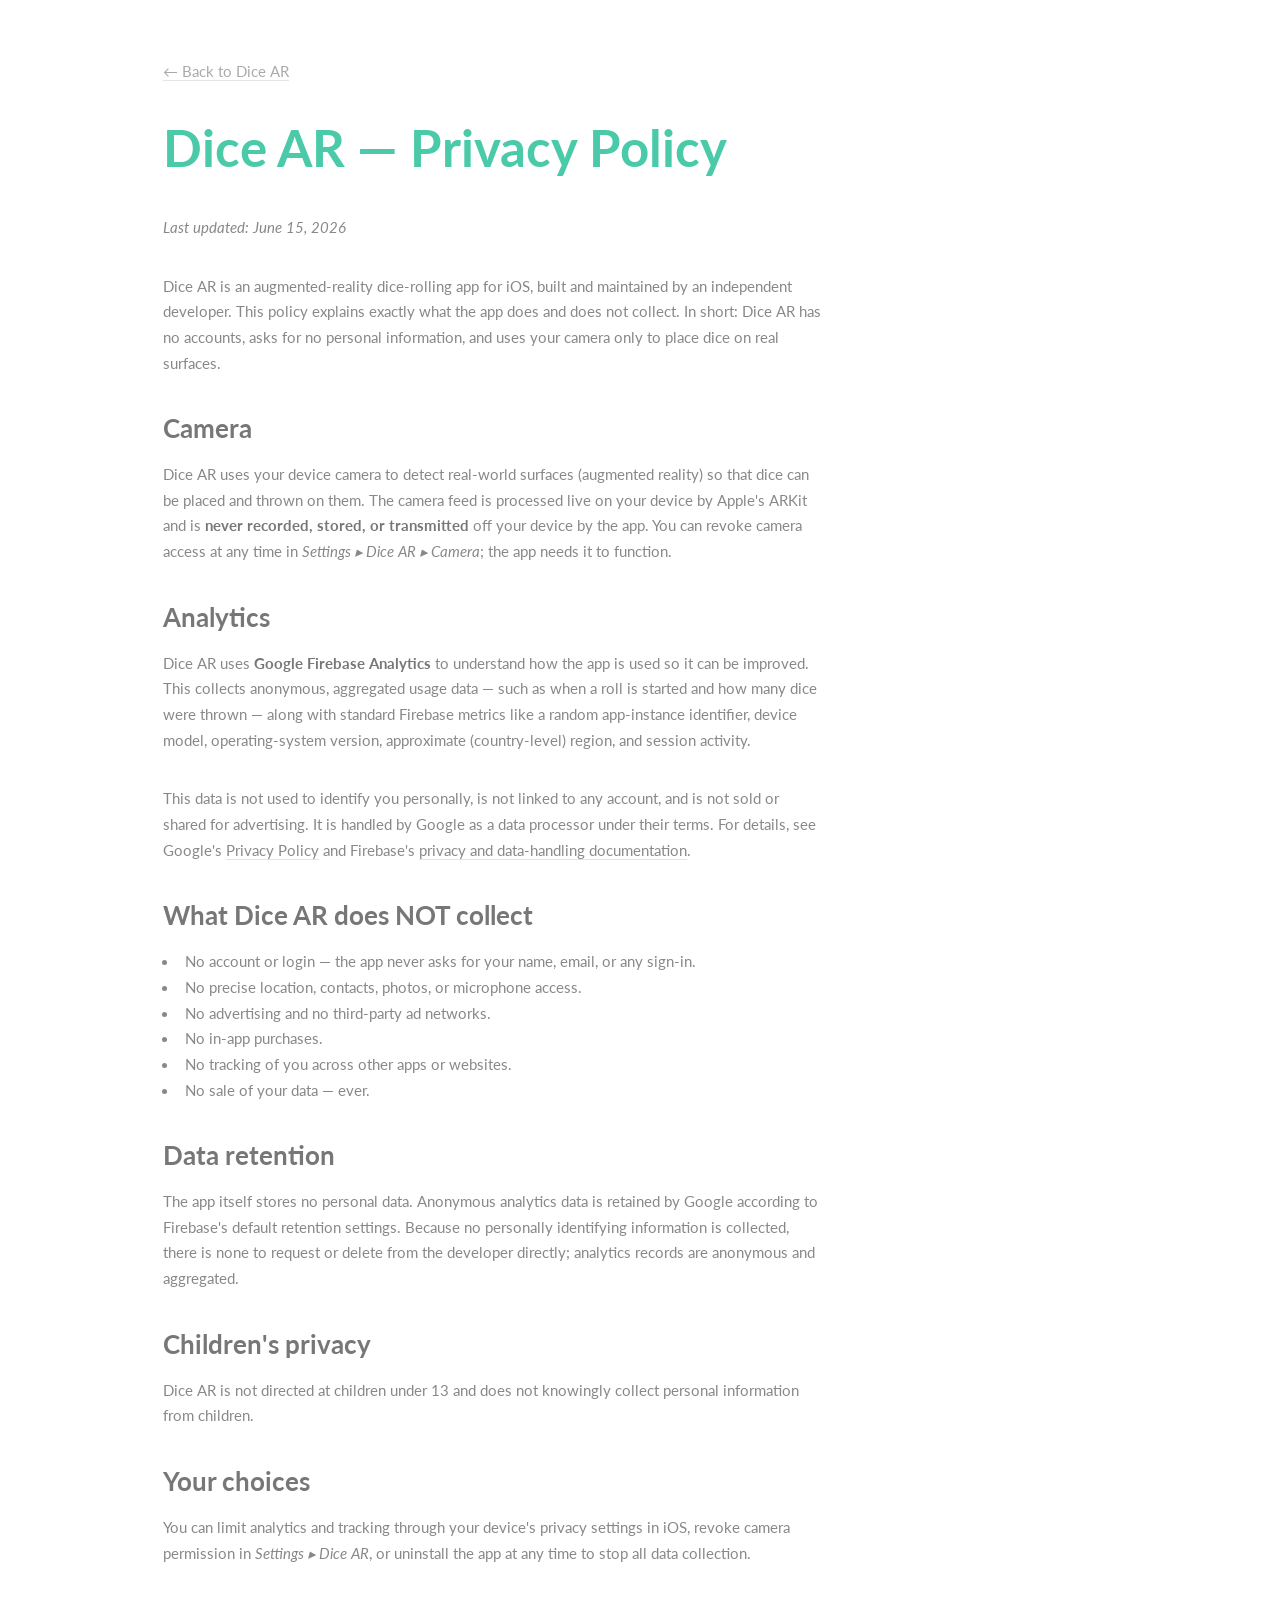
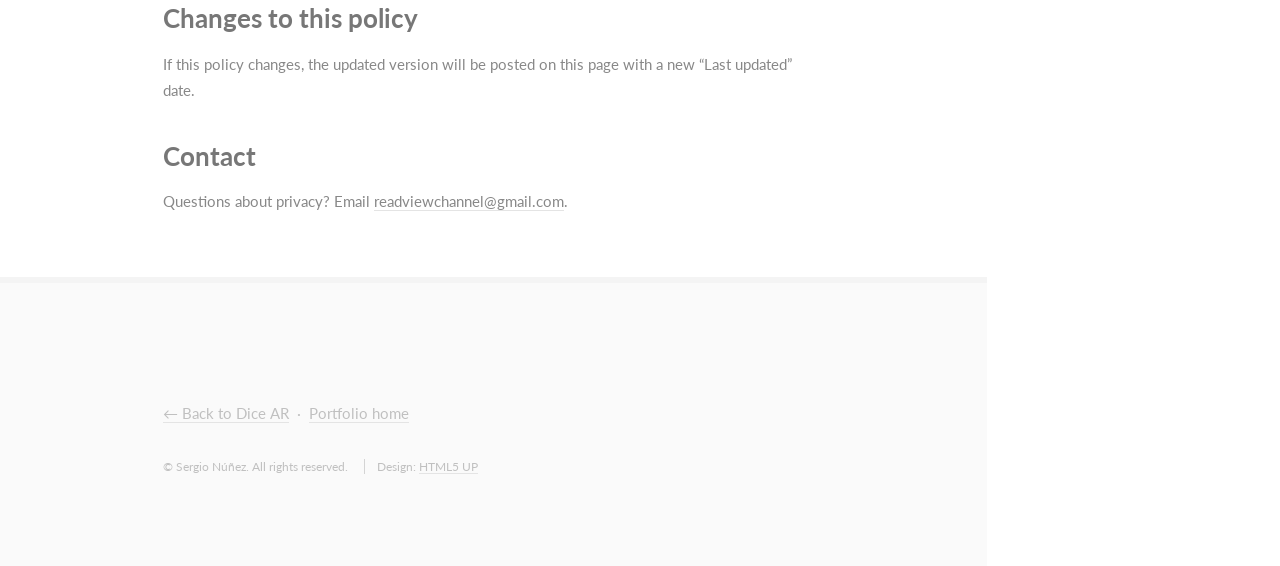
<file: projects/ardice-privacy.html>
<!DOCTYPE HTML>
<html>

<head>
	<title>Dice AR — Privacy Policy — Sergio Núñez</title>
	<meta charset="utf-8" />
	<meta name="viewport" content="width=device-width, initial-scale=1, user-scalable=no" />
	<link rel="stylesheet" href="../assets/css/main.css" />
</head>

<body class="is-preload">

	<!-- Wrapper -->
	<div id="wrapper">

		<!-- Main -->
		<div id="main">

			<!-- Intro -->
			<section id="one">
				<div class="container">
					<header class="major">
						<p><a href="ardice.html">&larr; Back to Dice AR</a></p>
						<h2>Dice AR — Privacy Policy</h2>
					</header>
					<p><em>Last updated: June 15, 2026</em></p>
					<p>Dice AR is an augmented-reality dice-rolling app for iOS, built and maintained by an
						independent developer. This policy explains exactly what the app does and does not collect.
						In short: Dice AR has no accounts, asks for no personal information, and uses your camera only
						to place dice on real surfaces.</p>

					<h3>Camera</h3>
					<p>Dice AR uses your device camera to detect real-world surfaces (augmented reality) so that dice
						can be placed and thrown on them. The camera feed is processed live on your device by Apple's
						ARKit and is <strong>never recorded, stored, or transmitted</strong> off your device by the app.
						You can revoke camera access at any time in <em>Settings &#9656; Dice AR &#9656; Camera</em>; the
						app needs it to function.</p>

					<h3>Analytics</h3>
					<p>Dice AR uses <strong>Google Firebase Analytics</strong> to understand how the app is used so it
						can be improved. This collects anonymous, aggregated usage data &mdash; such as when a roll is
						started and how many dice were thrown &mdash; along with standard Firebase metrics like a random
						app-instance identifier, device model, operating-system version, approximate (country-level)
						region, and session activity.</p>
					<p>This data is not used to identify you personally, is not linked to any account, and is not sold
						or shared for advertising. It is handled by Google as a data processor under their terms. For
						details, see Google's <a href="https://policies.google.com/privacy" target="_blank"
							rel="noopener">Privacy Policy</a> and Firebase's <a
							href="https://firebase.google.com/support/privacy" target="_blank" rel="noopener">privacy and
							data-handling documentation</a>.</p>

					<h3>What Dice AR does NOT collect</h3>
					<ul>
						<li>No account or login &mdash; the app never asks for your name, email, or any sign-in.</li>
						<li>No precise location, contacts, photos, or microphone access.</li>
						<li>No advertising and no third-party ad networks.</li>
						<li>No in-app purchases.</li>
						<li>No tracking of you across other apps or websites.</li>
						<li>No sale of your data &mdash; ever.</li>
					</ul>

					<h3>Data retention</h3>
					<p>The app itself stores no personal data. Anonymous analytics data is retained by Google according
						to Firebase's default retention settings. Because no personally identifying information is
						collected, there is none to request or delete from the developer directly; analytics records are
						anonymous and aggregated.</p>

					<h3>Children's privacy</h3>
					<p>Dice AR is not directed at children under 13 and does not knowingly collect personal information
						from children.</p>

					<h3>Your choices</h3>
					<p>You can limit analytics and tracking through your device's privacy settings in iOS, revoke camera
						permission in <em>Settings &#9656; Dice AR</em>, or uninstall the app at any time to stop all data
						collection.</p>

					<h3>Changes to this policy</h3>
					<p>If this policy changes, the updated version will be posted on this page with a new
						&ldquo;Last updated&rdquo; date.</p>

					<h3>Contact</h3>
					<p>Questions about privacy? Email <a
							href="mailto:readviewchannel@gmail.com">readviewchannel@gmail.com</a>.</p>
				</div>
			</section>

			<!-- Footer -->
			<section id="footer">
				<div class="container">
					<p><a href="ardice.html">&larr; Back to Dice AR</a> &nbsp;&middot;&nbsp; <a href="../index.html">Portfolio
							home</a></p>
					<ul class="copyright">
						<li>&copy; Sergio Núñez. All rights reserved.</li>
						<li>Design: <a href="http://html5up.net">HTML5 UP</a></li>
					</ul>
				</div>
			</section>

		</div>

	</div>

	<!-- Scripts -->
	<script src="../assets/js/jquery.min.js"></script>
	<script src="../assets/js/browser.min.js"></script>
	<script src="../assets/js/breakpoints.min.js"></script>
	<script src="../assets/js/util.js"></script>
	<script src="../assets/js/main.js"></script>

</body>

</html>
</file>
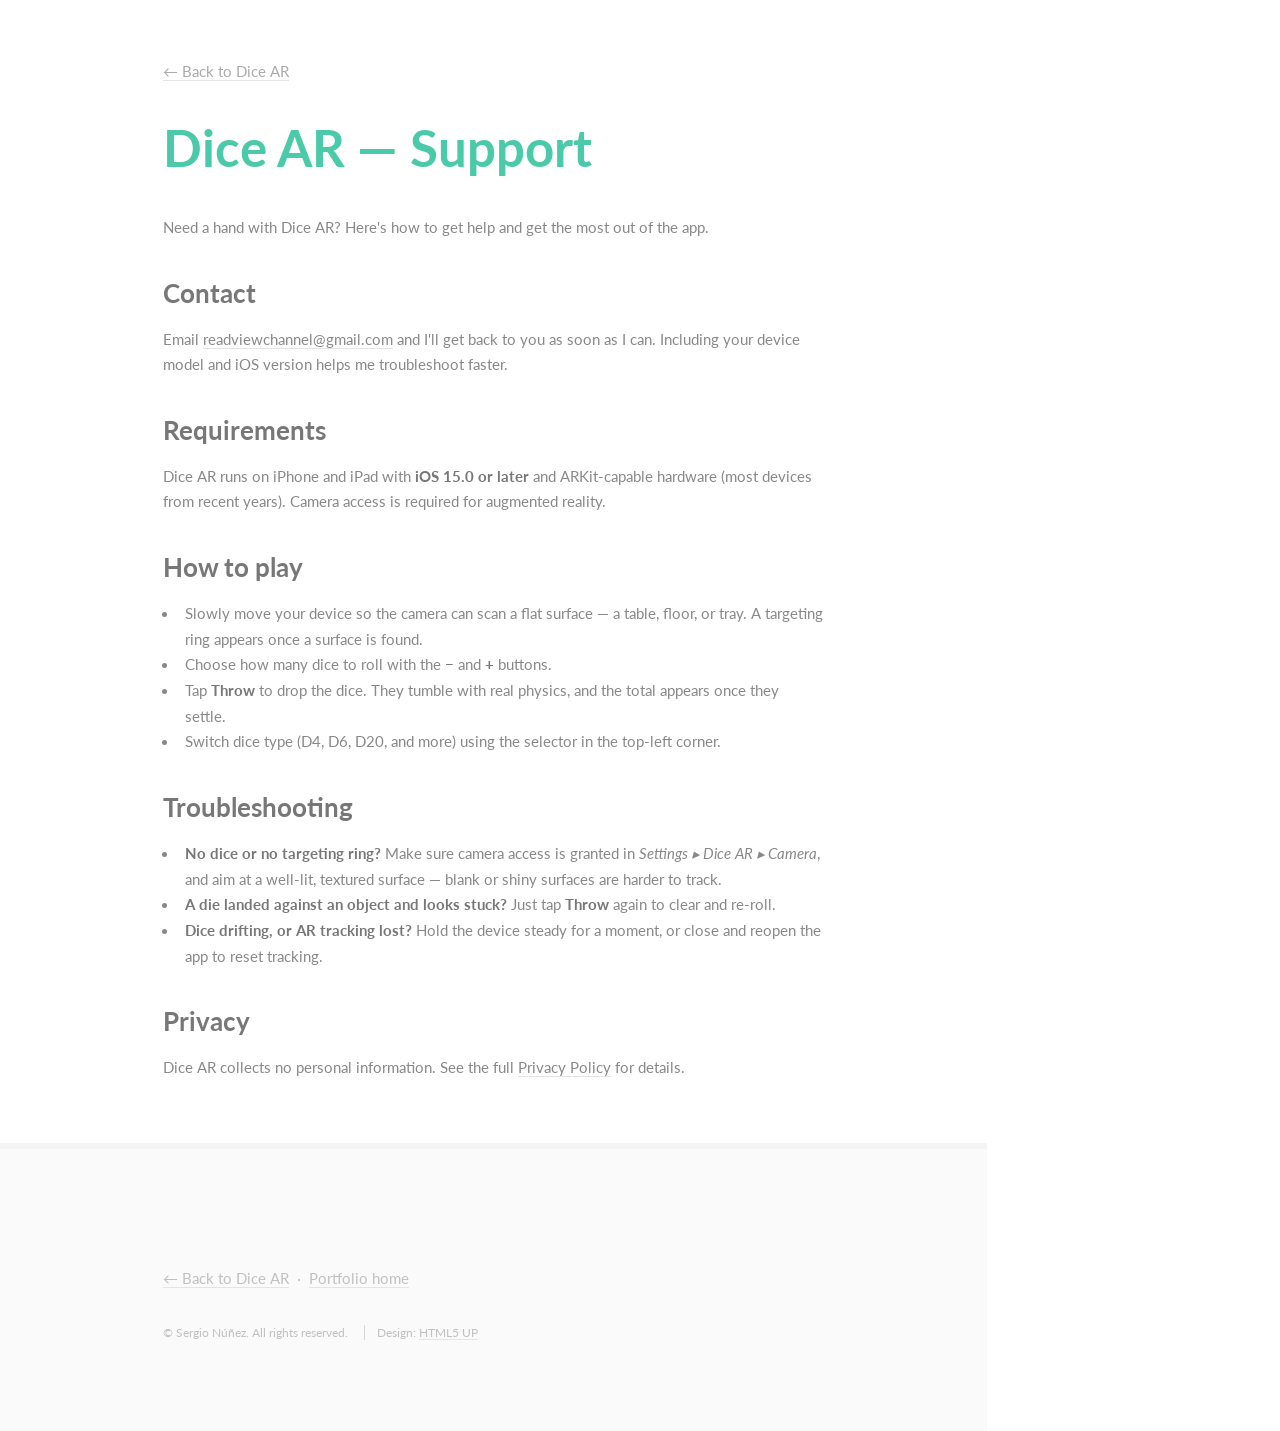
<file: projects/ardice-support.html>
<!DOCTYPE HTML>
<html>

<head>
	<title>Dice AR — Support — Sergio Núñez</title>
	<meta charset="utf-8" />
	<meta name="viewport" content="width=device-width, initial-scale=1, user-scalable=no" />
	<link rel="stylesheet" href="../assets/css/main.css" />
</head>

<body class="is-preload">

	<!-- Wrapper -->
	<div id="wrapper">

		<!-- Main -->
		<div id="main">

			<!-- Intro -->
			<section id="one">
				<div class="container">
					<header class="major">
						<p><a href="ardice.html">&larr; Back to Dice AR</a></p>
						<h2>Dice AR — Support</h2>
					</header>
					<p>Need a hand with Dice AR? Here's how to get help and get the most out of the app.</p>

					<h3>Contact</h3>
					<p>Email <a href="mailto:readviewchannel@gmail.com">readviewchannel@gmail.com</a> and I'll get back
						to you as soon as I can. Including your device model and iOS version helps me troubleshoot
						faster.</p>

					<h3>Requirements</h3>
					<p>Dice AR runs on iPhone and iPad with <strong>iOS 15.0 or later</strong> and ARKit-capable
						hardware (most devices from recent years). Camera access is required for augmented reality.</p>

					<h3>How to play</h3>
					<ul>
						<li>Slowly move your device so the camera can scan a flat surface &mdash; a table, floor, or
							tray. A targeting ring appears once a surface is found.</li>
						<li>Choose how many dice to roll with the <strong>&minus;</strong> and <strong>+</strong>
							buttons.</li>
						<li>Tap <strong>Throw</strong> to drop the dice. They tumble with real physics, and the total
							appears once they settle.</li>
						<li>Switch dice type (D4, D6, D20, and more) using the selector in the top-left corner.</li>
					</ul>

					<h3>Troubleshooting</h3>
					<ul>
						<li><strong>No dice or no targeting ring?</strong> Make sure camera access is granted in
							<em>Settings &#9656; Dice AR &#9656; Camera</em>, and aim at a well-lit, textured surface
							&mdash; blank or shiny surfaces are harder to track.</li>
						<li><strong>A die landed against an object and looks stuck?</strong> Just tap
							<strong>Throw</strong> again to clear and re-roll.</li>
						<li><strong>Dice drifting, or AR tracking lost?</strong> Hold the device steady for a moment, or
							close and reopen the app to reset tracking.</li>
					</ul>

					<h3>Privacy</h3>
					<p>Dice AR collects no personal information. See the full <a href="ardice-privacy.html">Privacy
							Policy</a> for details.</p>
				</div>
			</section>

			<!-- Footer -->
			<section id="footer">
				<div class="container">
					<p><a href="ardice.html">&larr; Back to Dice AR</a> &nbsp;&middot;&nbsp; <a href="../index.html">Portfolio
							home</a></p>
					<ul class="copyright">
						<li>&copy; Sergio Núñez. All rights reserved.</li>
						<li>Design: <a href="http://html5up.net">HTML5 UP</a></li>
					</ul>
				</div>
			</section>

		</div>

	</div>

	<!-- Scripts -->
	<script src="../assets/js/jquery.min.js"></script>
	<script src="../assets/js/browser.min.js"></script>
	<script src="../assets/js/breakpoints.min.js"></script>
	<script src="../assets/js/util.js"></script>
	<script src="../assets/js/main.js"></script>

</body>

</html>
</file>
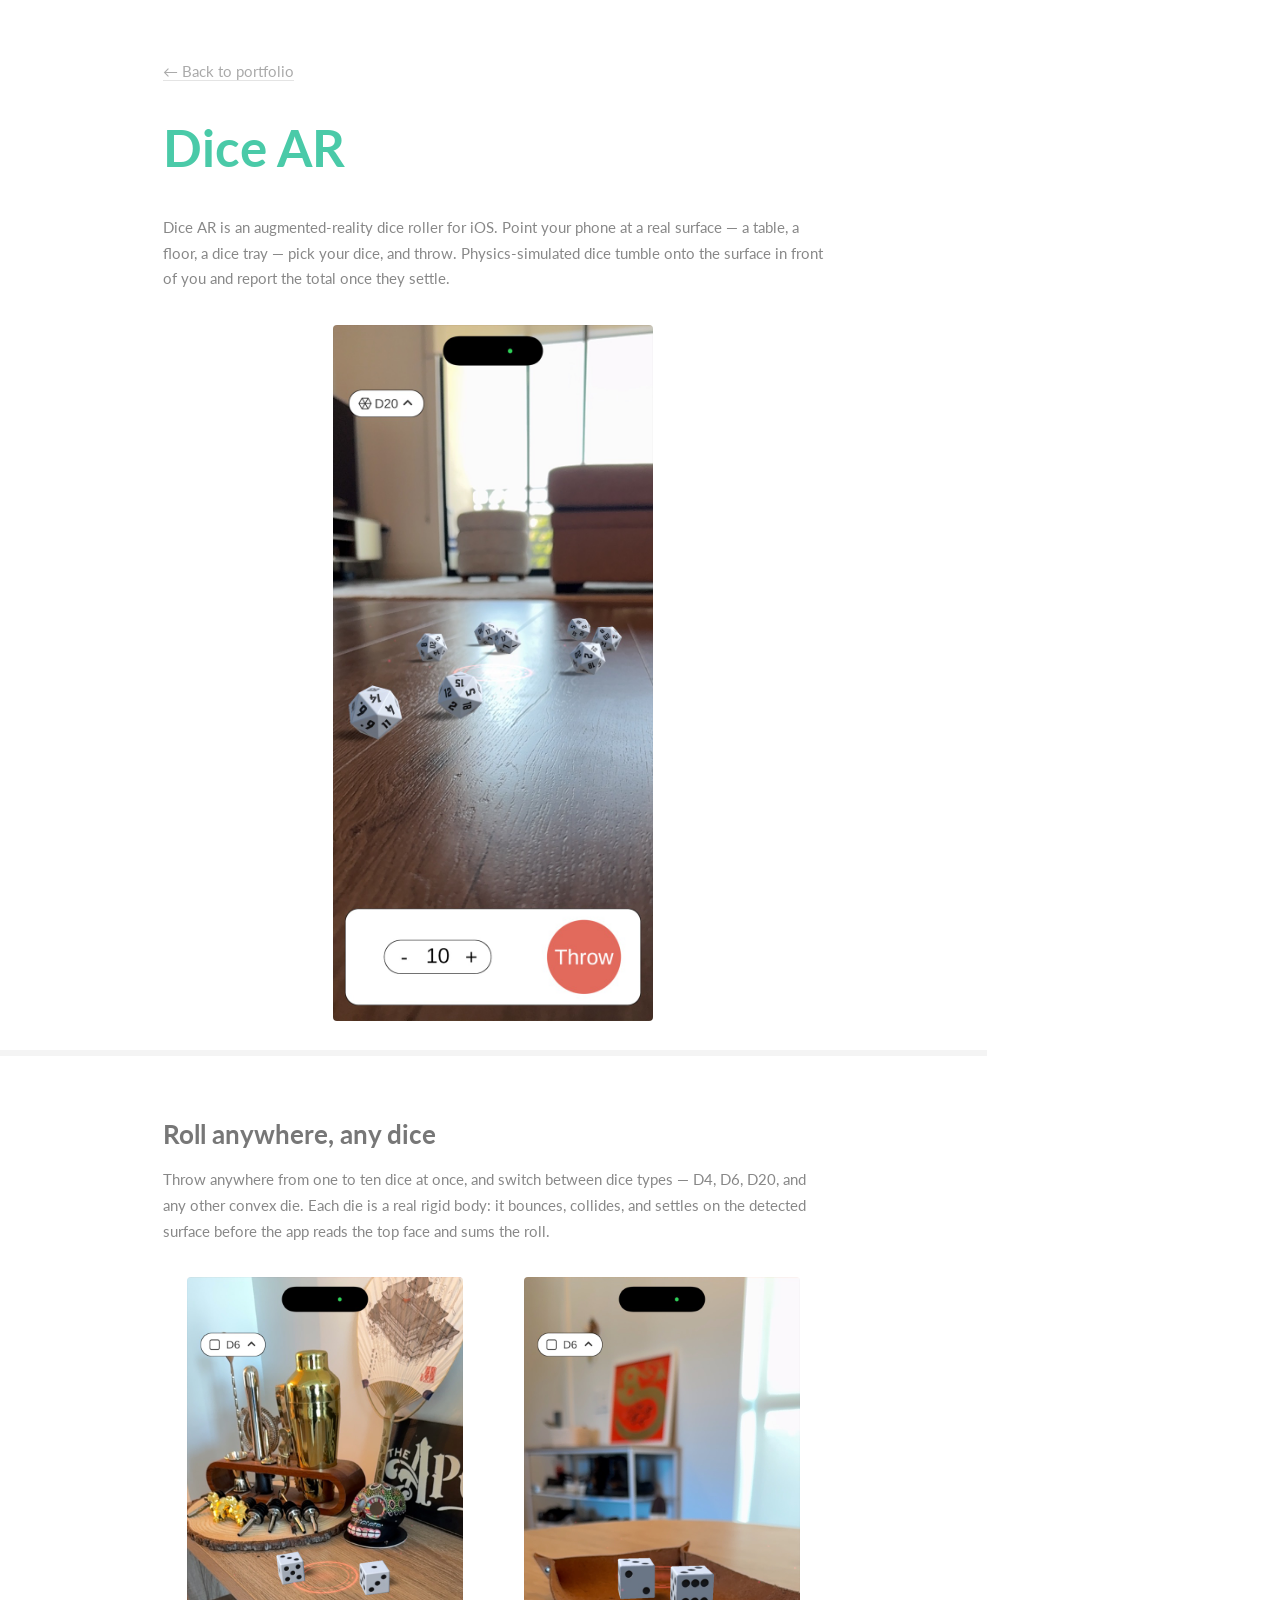
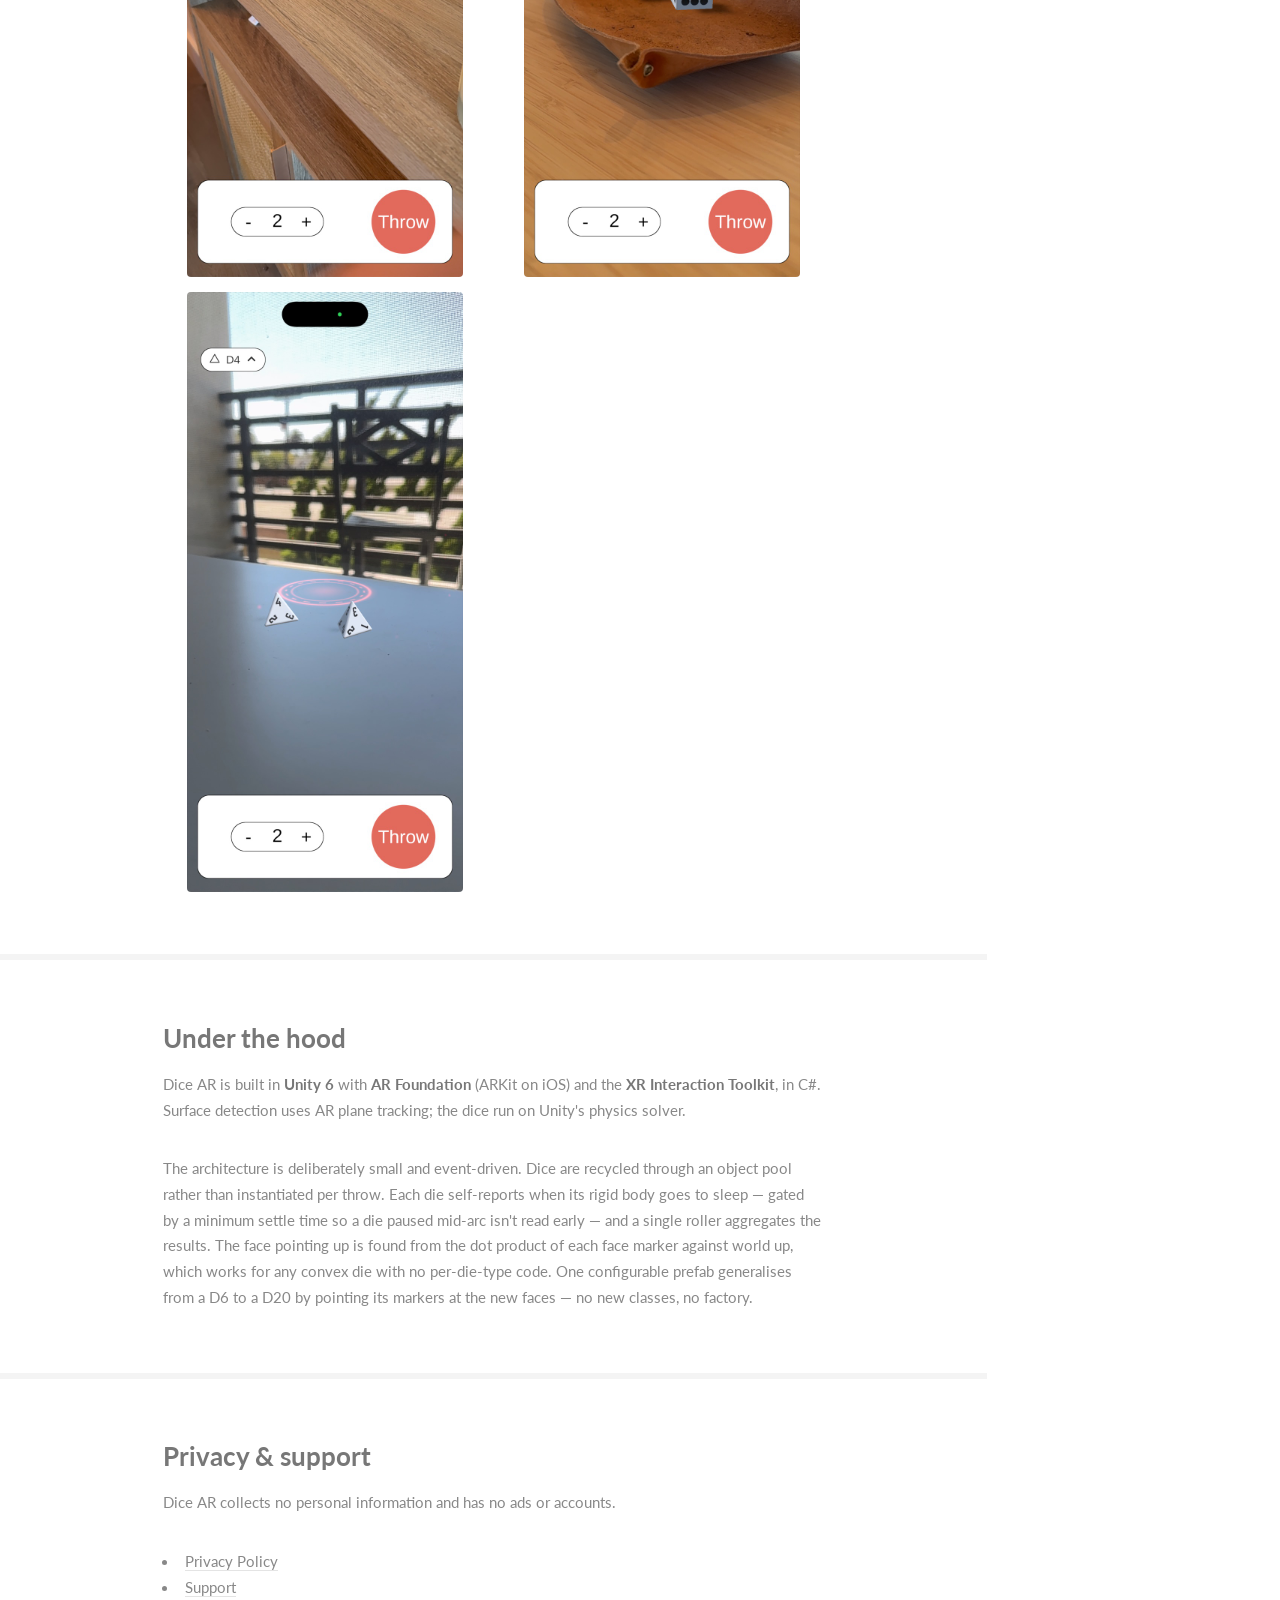
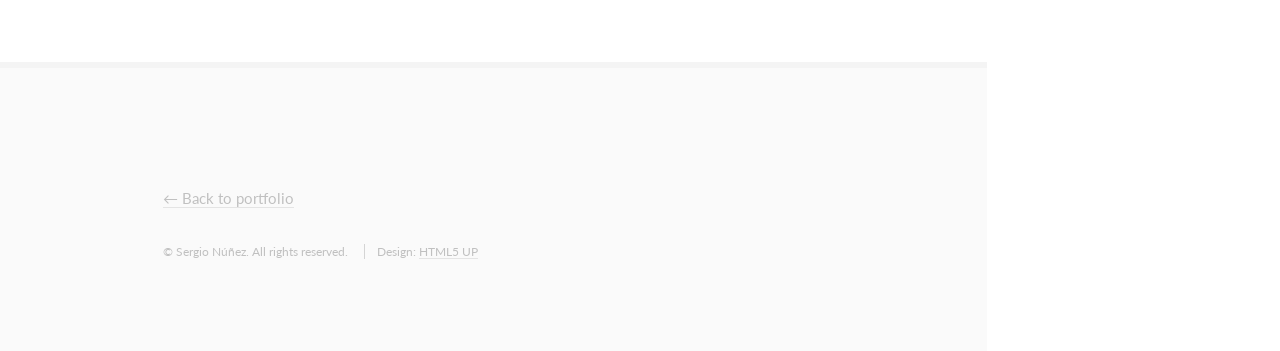
<file: projects/ardice.html>
<!DOCTYPE HTML>
<html>

<head>
	<title>Dice AR — Sergio Núñez Portfolio</title>
	<meta charset="utf-8" />
	<meta name="viewport" content="width=device-width, initial-scale=1, user-scalable=no" />
	<link rel="stylesheet" href="../assets/css/main.css" />
</head>

<body class="is-preload">

	<!-- Wrapper -->
	<div id="wrapper">

		<!-- Main -->
		<div id="main">

			<!-- Intro -->
			<section id="one">
				<div class="container">
					<header class="major">
						<p><a href="../index.html#three">&larr; Back to portfolio</a></p>
						<h2>Dice AR</h2>
					</header>
					<p>Dice AR is an augmented-reality dice roller for iOS. Point your phone at a real surface &mdash; a
						table, a floor, a dice tray &mdash; pick your dice, and throw. Physics-simulated dice tumble onto
						the surface in front of you and report the total once they settle.</p>
					<div style="display: flex; justify-content: center;">
						<img src="../images/ardice/ardice_d20_floor.jpg"
							alt="Ten D20 dice scattered across a living-room floor in AR" loading="lazy" decoding="async"
							style="width: 60%; max-width: 320px; border-radius: 4px;" />
					</div>
				</div>
			</section>

			<!-- Gallery -->
			<section id="gallery">
				<div class="container">
					<h3>Roll anywhere, any dice</h3>
					<p>Throw anywhere from one to ten dice at once, and switch between dice types &mdash; D4, D6, D20, and
						any other convex die. Each die is a real rigid body: it bounces, collides, and settles on the
						detected surface before the app reads the top face and sums the roll.</p>
					<div class="media-grid">
						<img src="../images/ardice/ardice_d6_bar.jpg" alt="Two D6 dice resting on a console table in AR"
							loading="lazy" decoding="async" />
						<img src="../images/ardice/ardice_d6_tray.jpg" alt="Two D6 dice in a leather dice tray in AR"
							loading="lazy" decoding="async" />
						<img src="../images/ardice/ardice_d4_balcony.jpg"
							alt="Two D4 tetrahedral dice on a balcony table in AR" loading="lazy" decoding="async" />
					</div>
				</div>
			</section>

			<!-- Under the hood -->
			<section id="tech">
				<div class="container">
					<h3>Under the hood</h3>
					<p>Dice AR is built in <strong>Unity 6</strong> with <strong>AR Foundation</strong> (ARKit on iOS)
						and the <strong>XR Interaction Toolkit</strong>, in C#. Surface detection uses AR plane tracking;
						the dice run on Unity's physics solver.</p>
					<p>The architecture is deliberately small and event-driven. Dice are recycled through an object pool
						rather than instantiated per throw. Each die self-reports when its rigid body goes to sleep
						&mdash; gated by a minimum settle time so a die paused mid-arc isn't read early &mdash; and a
						single roller aggregates the results. The face pointing up is found from the dot product of each
						face marker against world up, which works for any convex die with no per-die-type code. One
						configurable prefab generalises from a D6 to a D20 by pointing its markers at the new faces
						&mdash; no new classes, no factory.</p>
				</div>
			</section>

			<!-- Privacy & support -->
			<section id="links">
				<div class="container">
					<h3>Privacy &amp; support</h3>
					<p>Dice AR collects no personal information and has no ads or accounts.</p>
					<ul>
						<li><a href="ardice-privacy.html">Privacy Policy</a></li>
						<li><a href="ardice-support.html">Support</a></li>
						<!-- TODO: add the App Store link here once the listing is live
						<li><a href="">Download on the App Store</a></li>
						-->
					</ul>
				</div>
			</section>

			<!-- Footer -->
			<section id="footer">
				<div class="container">
					<p><a href="../index.html#three">&larr; Back to portfolio</a></p>
					<ul class="copyright">
						<li>&copy; Sergio Núñez. All rights reserved.</li>
						<li>Design: <a href="http://html5up.net">HTML5 UP</a></li>
					</ul>
				</div>
			</section>

		</div>

	</div>

	<!-- Scripts -->
	<script src="../assets/js/jquery.min.js"></script>
	<script src="../assets/js/browser.min.js"></script>
	<script src="../assets/js/breakpoints.min.js"></script>
	<script src="../assets/js/util.js"></script>
	<script src="../assets/js/main.js"></script>

</body>

</html>
</file>
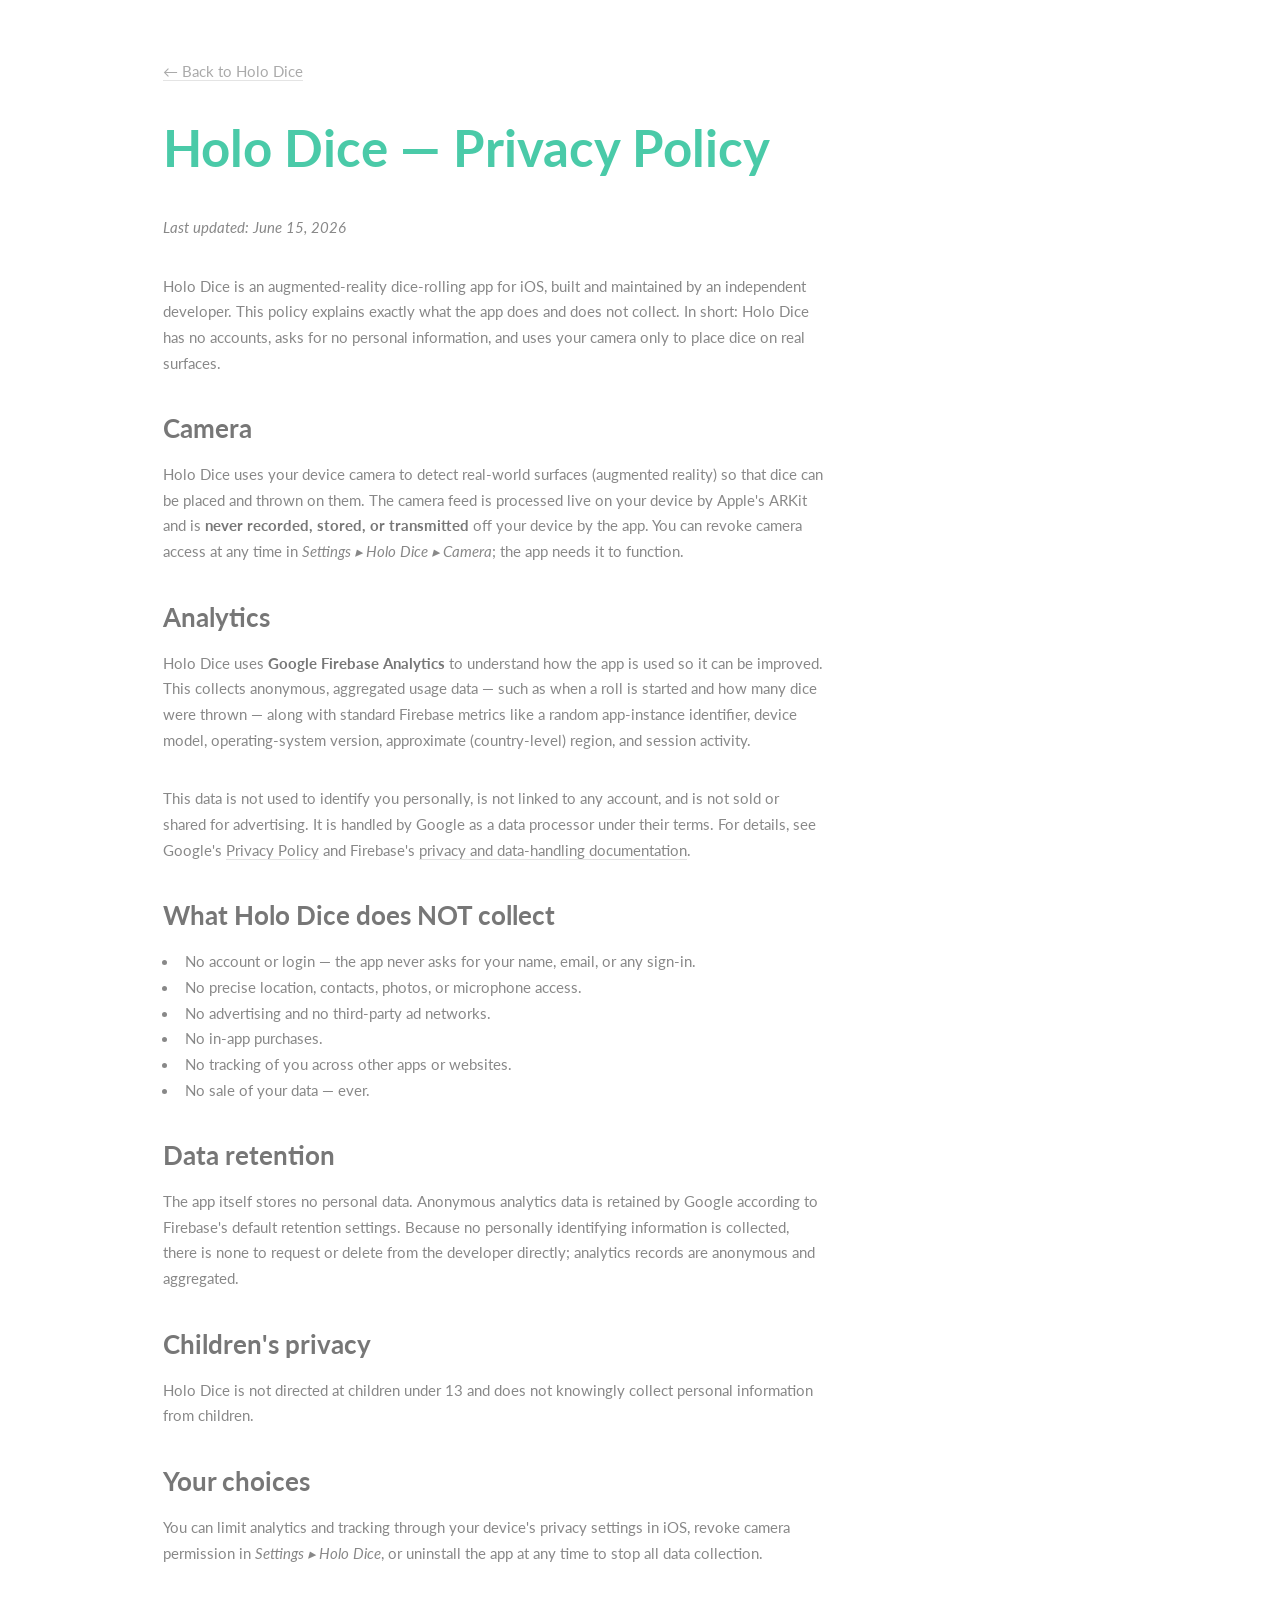
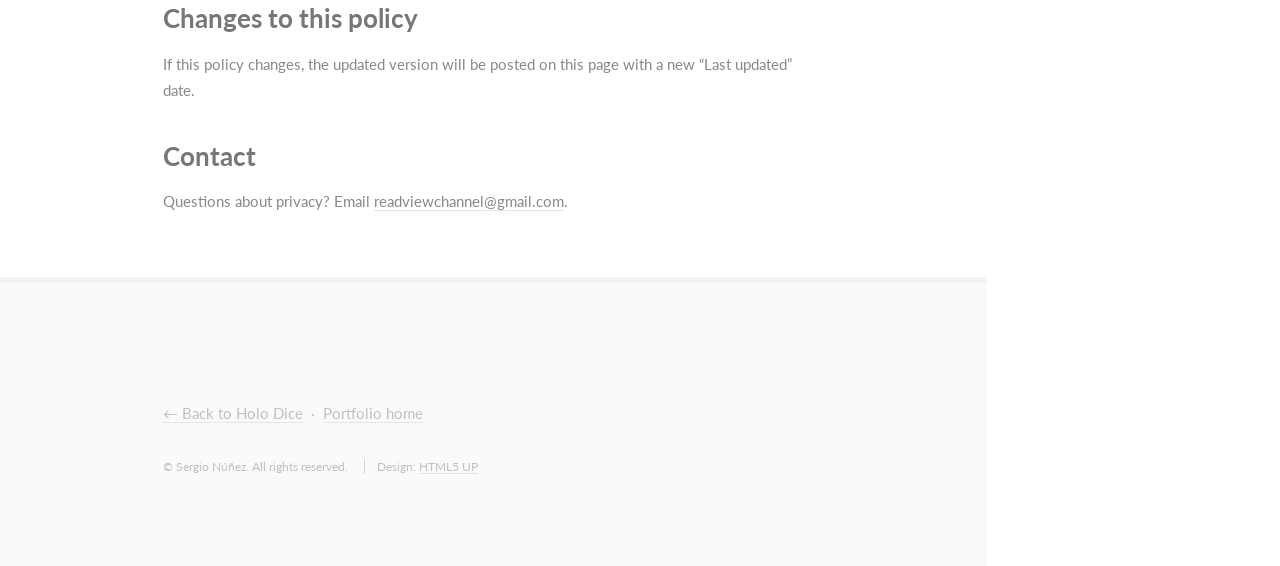
<file: projects/holo-dice-privacy.html>
<!DOCTYPE HTML>
<html>

<head>
	<title>Holo Dice — Privacy Policy — Sergio Núñez</title>
	<meta charset="utf-8" />
	<meta name="viewport" content="width=device-width, initial-scale=1, user-scalable=no" />
	<link rel="stylesheet" href="../assets/css/main.css" />
</head>

<body class="is-preload">

	<!-- Wrapper -->
	<div id="wrapper">

		<!-- Main -->
		<div id="main">

			<!-- Intro -->
			<section id="one">
				<div class="container">
					<header class="major">
						<p><a href="holo-dice.html">&larr; Back to Holo Dice</a></p>
						<h2>Holo Dice — Privacy Policy</h2>
					</header>
					<p><em>Last updated: June 15, 2026</em></p>
					<p>Holo Dice is an augmented-reality dice-rolling app for iOS, built and maintained by an
						independent developer. This policy explains exactly what the app does and does not collect.
						In short: Holo Dice has no accounts, asks for no personal information, and uses your camera only
						to place dice on real surfaces.</p>

					<h3>Camera</h3>
					<p>Holo Dice uses your device camera to detect real-world surfaces (augmented reality) so that dice
						can be placed and thrown on them. The camera feed is processed live on your device by Apple's
						ARKit and is <strong>never recorded, stored, or transmitted</strong> off your device by the app.
						You can revoke camera access at any time in <em>Settings &#9656; Holo Dice &#9656; Camera</em>; the
						app needs it to function.</p>

					<h3>Analytics</h3>
					<p>Holo Dice uses <strong>Google Firebase Analytics</strong> to understand how the app is used so it
						can be improved. This collects anonymous, aggregated usage data &mdash; such as when a roll is
						started and how many dice were thrown &mdash; along with standard Firebase metrics like a random
						app-instance identifier, device model, operating-system version, approximate (country-level)
						region, and session activity.</p>
					<p>This data is not used to identify you personally, is not linked to any account, and is not sold
						or shared for advertising. It is handled by Google as a data processor under their terms. For
						details, see Google's <a href="https://policies.google.com/privacy" target="_blank"
							rel="noopener">Privacy Policy</a> and Firebase's <a
							href="https://firebase.google.com/support/privacy" target="_blank" rel="noopener">privacy and
							data-handling documentation</a>.</p>

					<h3>What Holo Dice does NOT collect</h3>
					<ul>
						<li>No account or login &mdash; the app never asks for your name, email, or any sign-in.</li>
						<li>No precise location, contacts, photos, or microphone access.</li>
						<li>No advertising and no third-party ad networks.</li>
						<li>No in-app purchases.</li>
						<li>No tracking of you across other apps or websites.</li>
						<li>No sale of your data &mdash; ever.</li>
					</ul>

					<h3>Data retention</h3>
					<p>The app itself stores no personal data. Anonymous analytics data is retained by Google according
						to Firebase's default retention settings. Because no personally identifying information is
						collected, there is none to request or delete from the developer directly; analytics records are
						anonymous and aggregated.</p>

					<h3>Children's privacy</h3>
					<p>Holo Dice is not directed at children under 13 and does not knowingly collect personal information
						from children.</p>

					<h3>Your choices</h3>
					<p>You can limit analytics and tracking through your device's privacy settings in iOS, revoke camera
						permission in <em>Settings &#9656; Holo Dice</em>, or uninstall the app at any time to stop all data
						collection.</p>

					<h3>Changes to this policy</h3>
					<p>If this policy changes, the updated version will be posted on this page with a new
						&ldquo;Last updated&rdquo; date.</p>

					<h3>Contact</h3>
					<p>Questions about privacy? Email <a
							href="mailto:readviewchannel@gmail.com">readviewchannel@gmail.com</a>.</p>
				</div>
			</section>

			<!-- Footer -->
			<section id="footer">
				<div class="container">
					<p><a href="holo-dice.html">&larr; Back to Holo Dice</a> &nbsp;&middot;&nbsp; <a href="../index.html">Portfolio
							home</a></p>
					<ul class="copyright">
						<li>&copy; Sergio Núñez. All rights reserved.</li>
						<li>Design: <a href="http://html5up.net">HTML5 UP</a></li>
					</ul>
				</div>
			</section>

		</div>

	</div>

	<!-- Scripts -->
	<script src="../assets/js/jquery.min.js"></script>
	<script src="../assets/js/browser.min.js"></script>
	<script src="../assets/js/breakpoints.min.js"></script>
	<script src="../assets/js/util.js"></script>
	<script src="../assets/js/main.js"></script>

</body>

</html>
</file>
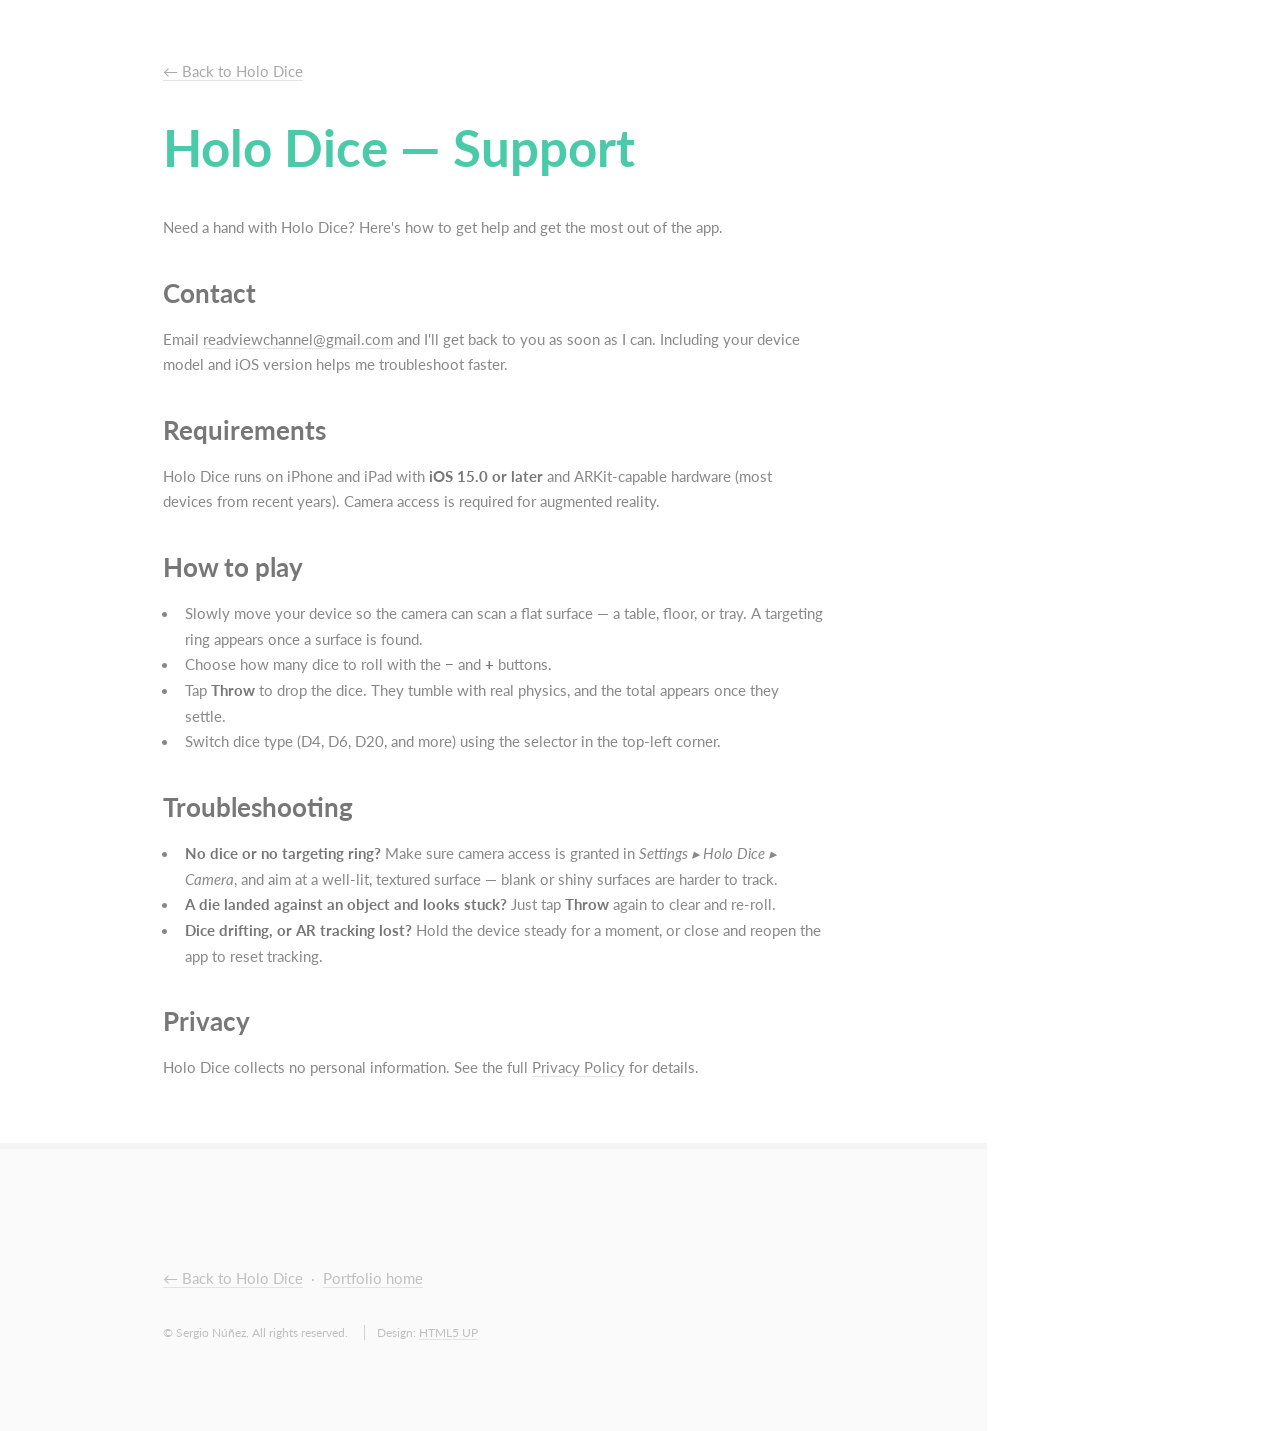
<file: projects/holo-dice-support.html>
<!DOCTYPE HTML>
<html>

<head>
	<title>Holo Dice — Support — Sergio Núñez</title>
	<meta charset="utf-8" />
	<meta name="viewport" content="width=device-width, initial-scale=1, user-scalable=no" />
	<link rel="stylesheet" href="../assets/css/main.css" />
</head>

<body class="is-preload">

	<!-- Wrapper -->
	<div id="wrapper">

		<!-- Main -->
		<div id="main">

			<!-- Intro -->
			<section id="one">
				<div class="container">
					<header class="major">
						<p><a href="holo-dice.html">&larr; Back to Holo Dice</a></p>
						<h2>Holo Dice — Support</h2>
					</header>
					<p>Need a hand with Holo Dice? Here's how to get help and get the most out of the app.</p>

					<h3>Contact</h3>
					<p>Email <a href="mailto:readviewchannel@gmail.com">readviewchannel@gmail.com</a> and I'll get back
						to you as soon as I can. Including your device model and iOS version helps me troubleshoot
						faster.</p>

					<h3>Requirements</h3>
					<p>Holo Dice runs on iPhone and iPad with <strong>iOS 15.0 or later</strong> and ARKit-capable
						hardware (most devices from recent years). Camera access is required for augmented reality.</p>

					<h3>How to play</h3>
					<ul>
						<li>Slowly move your device so the camera can scan a flat surface &mdash; a table, floor, or
							tray. A targeting ring appears once a surface is found.</li>
						<li>Choose how many dice to roll with the <strong>&minus;</strong> and <strong>+</strong>
							buttons.</li>
						<li>Tap <strong>Throw</strong> to drop the dice. They tumble with real physics, and the total
							appears once they settle.</li>
						<li>Switch dice type (D4, D6, D20, and more) using the selector in the top-left corner.</li>
					</ul>

					<h3>Troubleshooting</h3>
					<ul>
						<li><strong>No dice or no targeting ring?</strong> Make sure camera access is granted in
							<em>Settings &#9656; Holo Dice &#9656; Camera</em>, and aim at a well-lit, textured surface
							&mdash; blank or shiny surfaces are harder to track.</li>
						<li><strong>A die landed against an object and looks stuck?</strong> Just tap
							<strong>Throw</strong> again to clear and re-roll.</li>
						<li><strong>Dice drifting, or AR tracking lost?</strong> Hold the device steady for a moment, or
							close and reopen the app to reset tracking.</li>
					</ul>

					<h3>Privacy</h3>
					<p>Holo Dice collects no personal information. See the full <a href="holo-dice-privacy.html">Privacy
							Policy</a> for details.</p>
				</div>
			</section>

			<!-- Footer -->
			<section id="footer">
				<div class="container">
					<p><a href="holo-dice.html">&larr; Back to Holo Dice</a> &nbsp;&middot;&nbsp; <a href="../index.html">Portfolio
							home</a></p>
					<ul class="copyright">
						<li>&copy; Sergio Núñez. All rights reserved.</li>
						<li>Design: <a href="http://html5up.net">HTML5 UP</a></li>
					</ul>
				</div>
			</section>

		</div>

	</div>

	<!-- Scripts -->
	<script src="../assets/js/jquery.min.js"></script>
	<script src="../assets/js/browser.min.js"></script>
	<script src="../assets/js/breakpoints.min.js"></script>
	<script src="../assets/js/util.js"></script>
	<script src="../assets/js/main.js"></script>

</body>

</html>
</file>
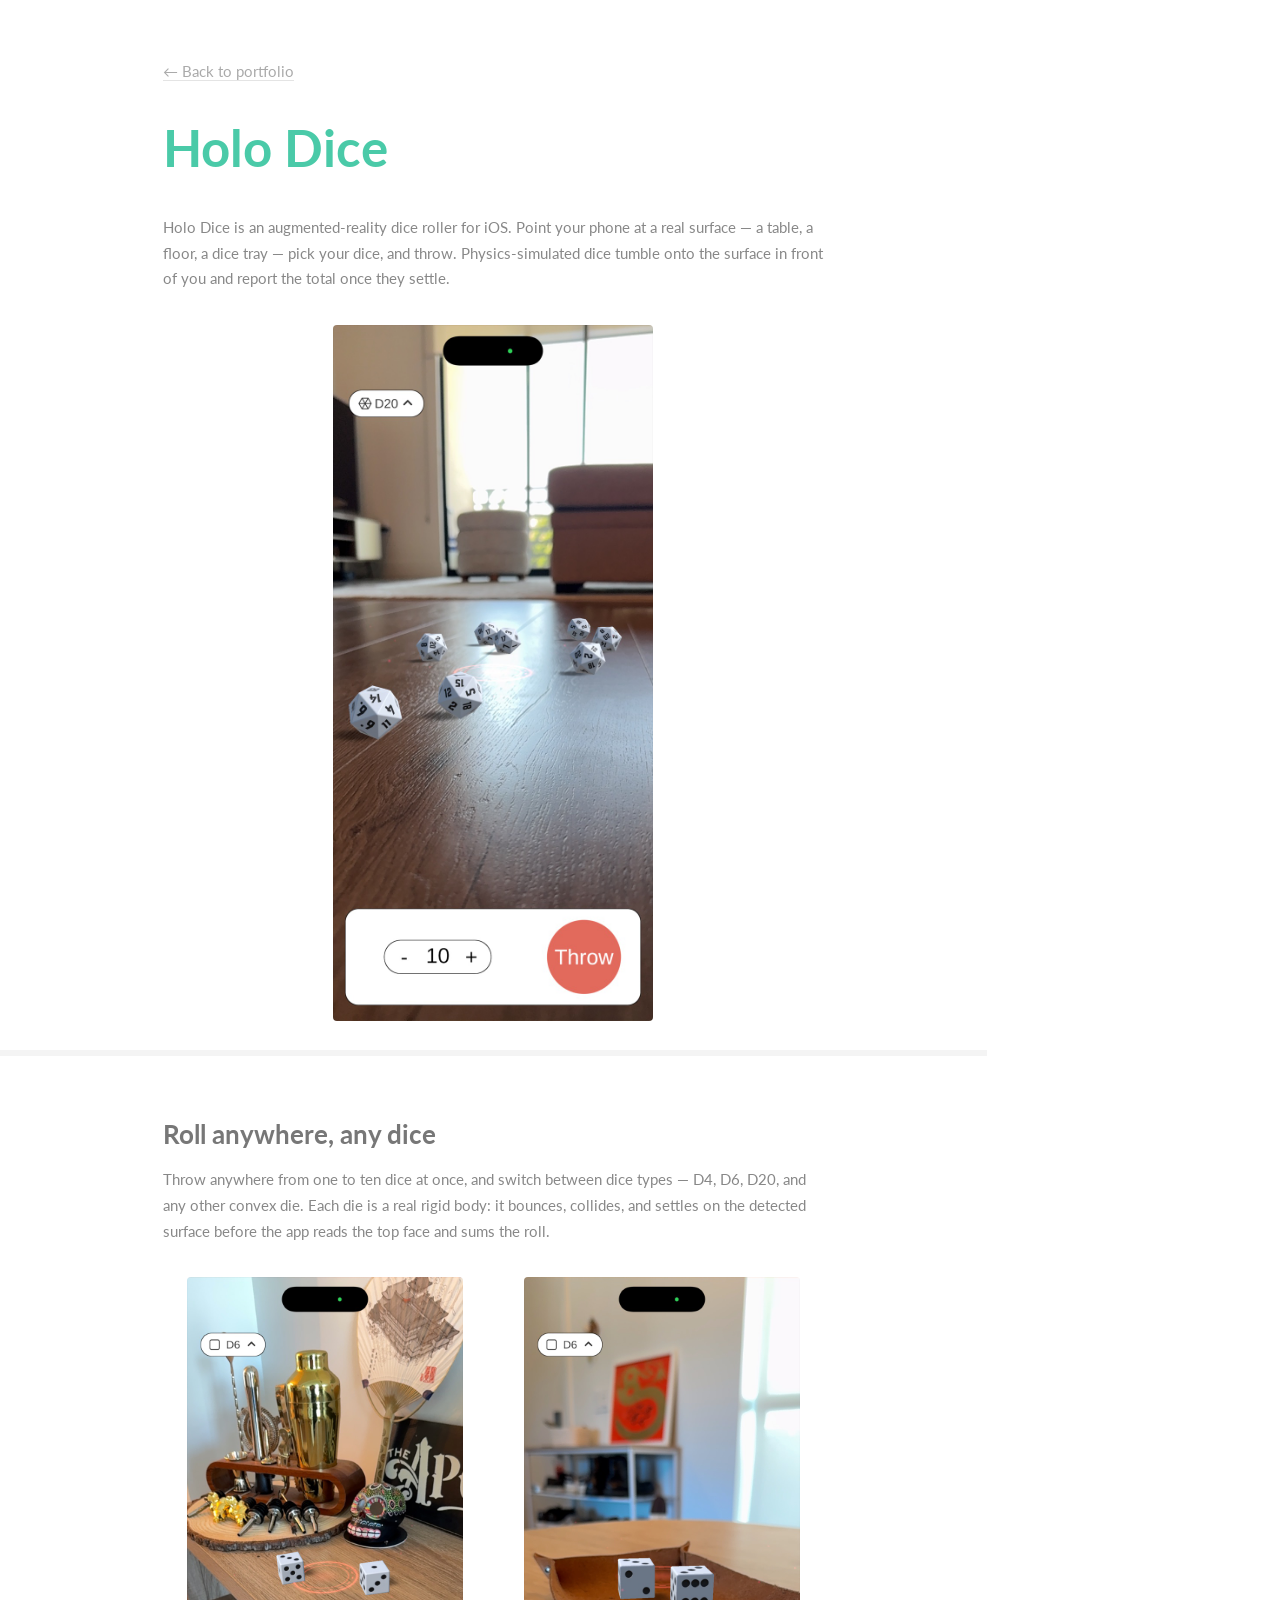
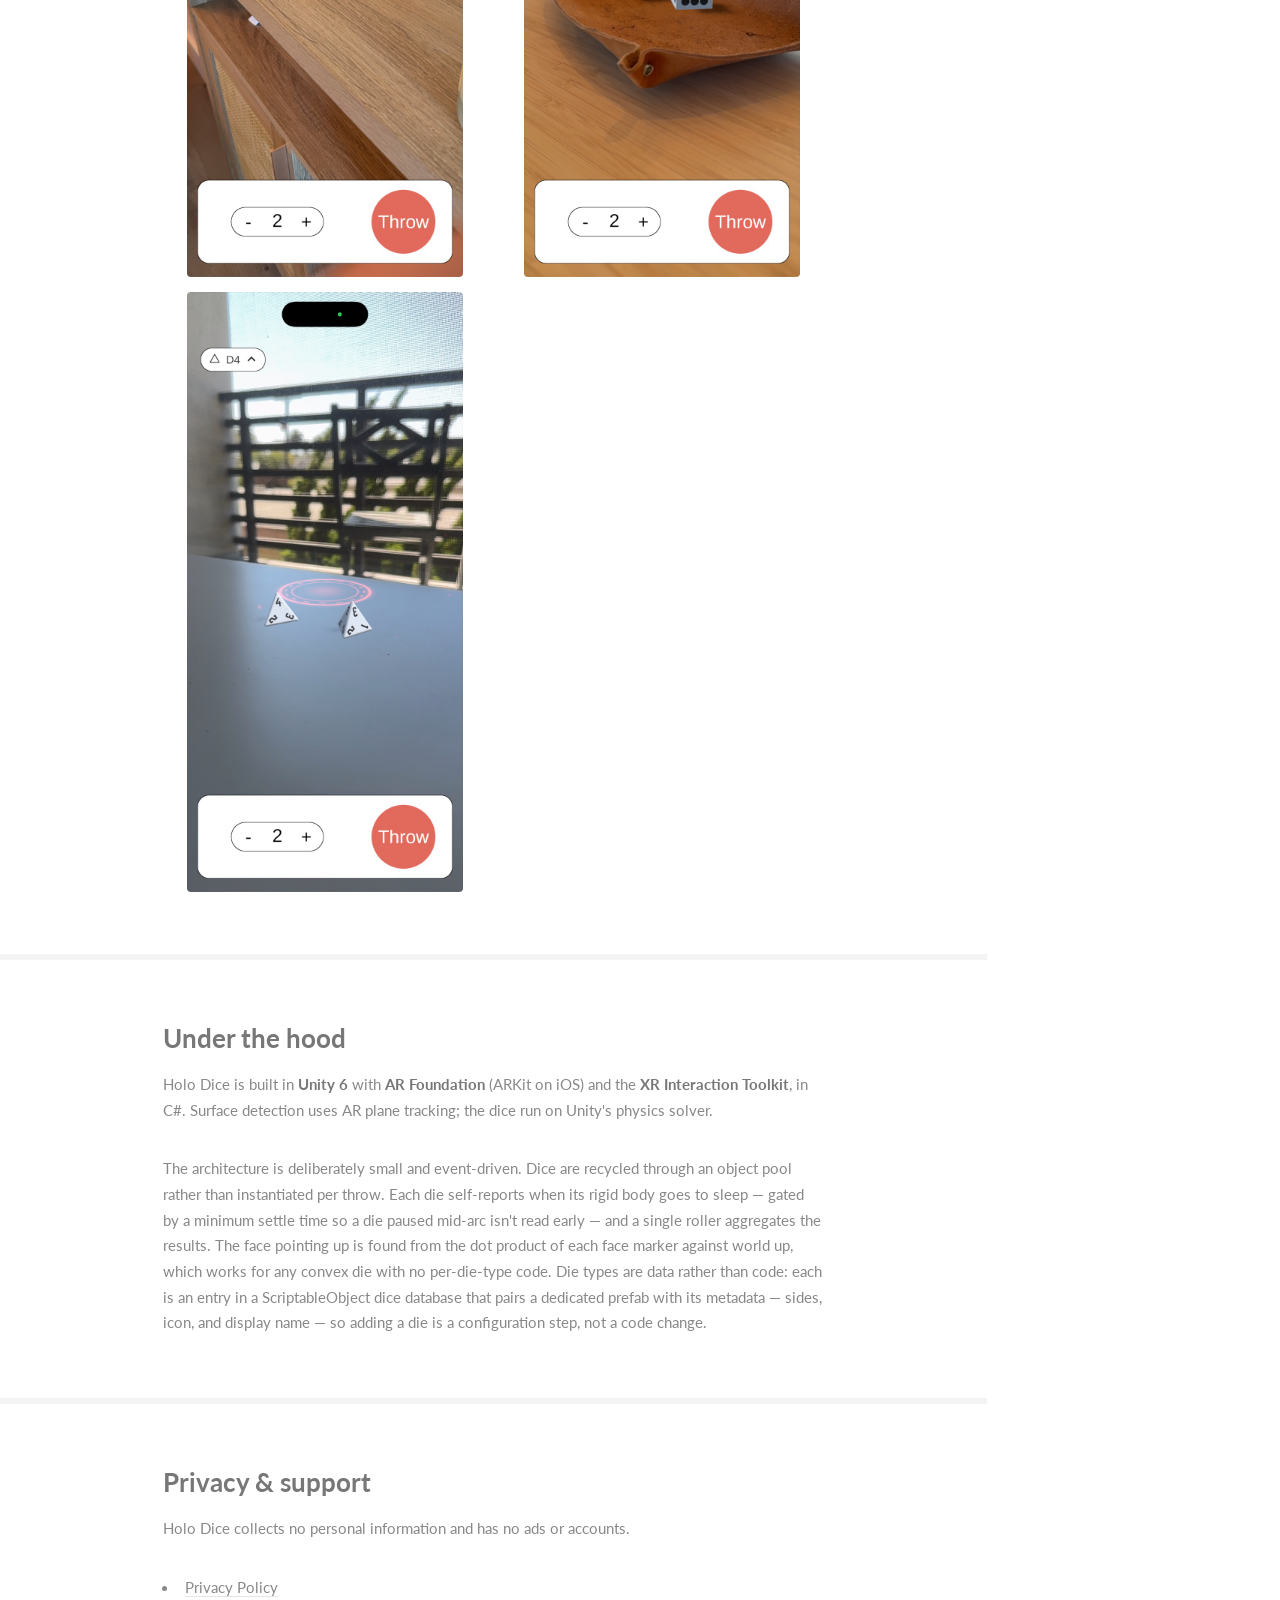
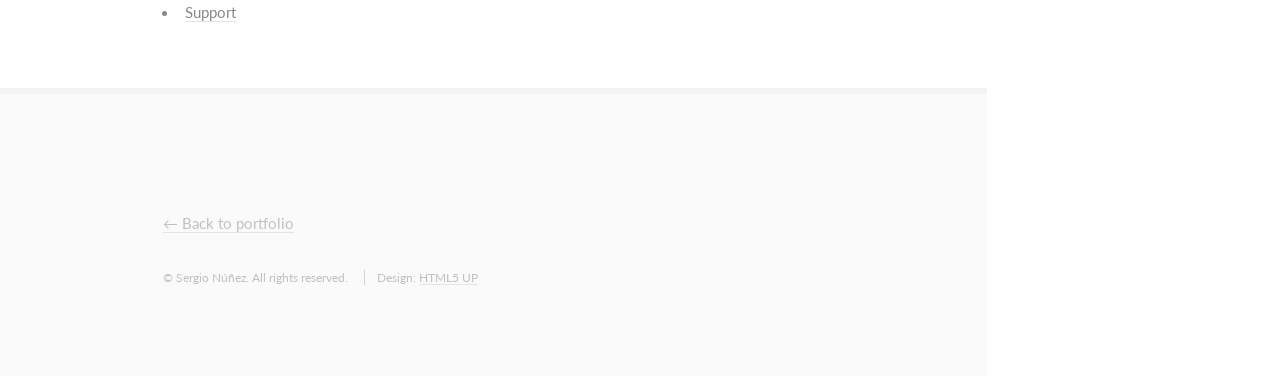
<file: projects/holo-dice.html>
<!DOCTYPE HTML>
<html>

<head>
	<title>Holo Dice — Sergio Núñez Portfolio</title>
	<meta charset="utf-8" />
	<meta name="viewport" content="width=device-width, initial-scale=1, user-scalable=no" />
	<link rel="stylesheet" href="../assets/css/main.css" />
</head>

<body class="is-preload">

	<!-- Wrapper -->
	<div id="wrapper">

		<!-- Main -->
		<div id="main">

			<!-- Intro -->
			<section id="one">
				<div class="container">
					<header class="major">
						<p><a href="../index.html#three">&larr; Back to portfolio</a></p>
						<h2>Holo Dice</h2>
					</header>
					<p>Holo Dice is an augmented-reality dice roller for iOS. Point your phone at a real surface &mdash; a
						table, a floor, a dice tray &mdash; pick your dice, and throw. Physics-simulated dice tumble onto
						the surface in front of you and report the total once they settle.</p>
					<div style="display: flex; justify-content: center;">
						<img src="../images/holo-dice/holo-dice_d20_floor.jpg"
							alt="Ten D20 dice scattered across a living-room floor in AR" loading="lazy" decoding="async"
							style="width: 60%; max-width: 320px; border-radius: 4px;" />
					</div>
				</div>
			</section>

			<!-- Gallery -->
			<section id="gallery">
				<div class="container">
					<h3>Roll anywhere, any dice</h3>
					<p>Throw anywhere from one to ten dice at once, and switch between dice types &mdash; D4, D6, D20, and
						any other convex die. Each die is a real rigid body: it bounces, collides, and settles on the
						detected surface before the app reads the top face and sums the roll.</p>
					<div class="media-grid">
						<img src="../images/holo-dice/holo-dice_d6_bar.jpg" alt="Two D6 dice resting on a console table in AR"
							loading="lazy" decoding="async" />
						<img src="../images/holo-dice/holo-dice_d6_tray.jpg" alt="Two D6 dice in a leather dice tray in AR"
							loading="lazy" decoding="async" />
						<img src="../images/holo-dice/holo-dice_d4_balcony.jpg"
							alt="Two D4 tetrahedral dice on a balcony table in AR" loading="lazy" decoding="async" />
					</div>
				</div>
			</section>

			<!-- Under the hood -->
			<section id="tech">
				<div class="container">
					<h3>Under the hood</h3>
					<p>Holo Dice is built in <strong>Unity 6</strong> with <strong>AR Foundation</strong> (ARKit on iOS)
						and the <strong>XR Interaction Toolkit</strong>, in C#. Surface detection uses AR plane tracking;
						the dice run on Unity's physics solver.</p>
					<p>The architecture is deliberately small and event-driven. Dice are recycled through an object pool
						rather than instantiated per throw. Each die self-reports when its rigid body goes to sleep
						&mdash; gated by a minimum settle time so a die paused mid-arc isn't read early &mdash; and a
						single roller aggregates the results. The face pointing up is found from the dot product of each
						face marker against world up, which works for any convex die with no per-die-type code. Die types are data rather than code: each is an entry in a ScriptableObject dice database
						that pairs a dedicated prefab with its metadata &mdash; sides, icon, and display name &mdash; so
						adding a die is a configuration step, not a code change.</p>
				</div>
			</section>

			<!-- Privacy & support -->
			<section id="links">
				<div class="container">
					<h3>Privacy &amp; support</h3>
					<p>Holo Dice collects no personal information and has no ads or accounts.</p>
					<ul>
						<li><a href="holo-dice-privacy.html">Privacy Policy</a></li>
						<li><a href="holo-dice-support.html">Support</a></li>
						<!-- TODO: add the App Store link here once the listing is live
						<li><a href="">Download on the App Store</a></li>
						-->
					</ul>
				</div>
			</section>

			<!-- Footer -->
			<section id="footer">
				<div class="container">
					<p><a href="../index.html#three">&larr; Back to portfolio</a></p>
					<ul class="copyright">
						<li>&copy; Sergio Núñez. All rights reserved.</li>
						<li>Design: <a href="http://html5up.net">HTML5 UP</a></li>
					</ul>
				</div>
			</section>

		</div>

	</div>

	<!-- Scripts -->
	<script src="../assets/js/jquery.min.js"></script>
	<script src="../assets/js/browser.min.js"></script>
	<script src="../assets/js/breakpoints.min.js"></script>
	<script src="../assets/js/util.js"></script>
	<script src="../assets/js/main.js"></script>

</body>

</html>
</file>
<file: assets/css/main.css>
@import url("fontawesome-all.min.css");
@import url("https://fonts.googleapis.com/css?family=Lato:400,400italic,700,700italic|Source+Code+Pro:400");

/*
	Read Only by HTML5 UP
	html5up.net | @ajlkn
	Free for personal and commercial use under the CCA 3.0 license (html5up.net/license)
*/

html, body, div, span, applet, object,
iframe, h1, h2, h3, h4, h5, h6, p, blockquote,
pre, a, abbr, acronym, address, big, cite,
code, del, dfn, em, img, ins, kbd, q, s, samp,
small, strike, strong, sub, sup, tt, var, b,
u, i, center, dl, dt, dd, ol, ul, li, fieldset,
form, label, legend, table, caption, tbody,
tfoot, thead, tr, th, td, article, aside,
canvas, details, embed, figure, figcaption,
footer, header, hgroup, menu, nav, output, ruby,
section, summary, time, mark, audio, video {
	margin: 0;
	padding: 0;
	border: 0;
	font-size: 100%;
	font: inherit;
	vertical-align: baseline;}

article, aside, details, figcaption, figure,
footer, header, hgroup, menu, nav, section {
	display: block;}

body {
	line-height: 1;
}

ol, ul {
	list-style: none;
}

blockquote, q {
	quotes: none;
}

	blockquote:before, blockquote:after, q:before, q:after {
		content: '';
		content: none;
	}

table {
	border-collapse: collapse;
	border-spacing: 0;
}

body {
	-webkit-text-size-adjust: none;
}

mark {
	background-color: transparent;
	color: inherit;
}

input::-moz-focus-inner {
	border: 0;
	padding: 0;
}

input, select, textarea {
	-moz-appearance: none;
	-webkit-appearance: none;
	-ms-appearance: none;
	appearance: none;
}

/* Basic */

	html {
		box-sizing: border-box;
	}

	*, *:before, *:after {
		box-sizing: inherit;
	}

	body {
		background: #fff;
	}

		body.is-preload *, body.is-preload *:before, body.is-preload *:after {
			-moz-animation: none !important;
			-webkit-animation: none !important;
			-ms-animation: none !important;
			animation: none !important;
			-moz-transition: none !important;
			-webkit-transition: none !important;
			-ms-transition: none !important;
			transition: none !important;
		}

	body, input, select, textarea {
		color: #888;
		font-family: "Lato", sans-serif;
		font-size: 16pt;
		font-weight: 400;
		line-height: 1.75em;
	}

	a {
		-moz-transition: color 0.2s ease-in-out, border-color 0.2s ease-in-out;
		-webkit-transition: color 0.2s ease-in-out, border-color 0.2s ease-in-out;
		-ms-transition: color 0.2s ease-in-out, border-color 0.2s ease-in-out;
		transition: color 0.2s ease-in-out, border-color 0.2s ease-in-out;
		border-bottom: solid 1px #e4e4e4;
		color: inherit;
		text-decoration: none;
	}

		a:hover {
			border-bottom-color: transparent;
			color: #4acaa8 !important;
		}

	strong, b {
		color: #777;
		font-weight: 700;
	}

	em, i {
		font-style: italic;
	}

	p {
		margin: 0 0 2.25em 0;
	}

	h1, h2, h3, h4, h5, h6 {
		color: #777;
		font-weight: 700;
		line-height: 1em;
		margin: 0 0 0.5625em 0;
	}

		h1 a, h2 a, h3 a, h4 a, h5 a, h6 a {
			border: 0;
			color: inherit;
			text-decoration: none;
		}

	h2 {
		font-size: 2em;
		line-height: 1.5em;
	}

	h3 {
		font-size: 1.75em;
		line-height: 1.5em;
	}

	h4 {
		font-size: 1.25em;
		line-height: 1.5em;
	}

	h5 {
		font-size: 0.9em;
		line-height: 1.5em;
	}

	h6 {
		font-size: 0.7em;
		line-height: 1.5em;
	}

	sub {
		font-size: 0.8em;
		position: relative;
		top: 0.5em;
	}

	sup {
		font-size: 0.8em;
		position: relative;
		top: -0.5em;
	}

	hr {
		border: 0;
		border-bottom: solid 2px #f4f4f4;
		margin: 2.25em 0;
	}

		hr.major {
			margin: 3.375em 0;
		}

	blockquote {
		border-left: solid 8px #e4e4e4;
		font-style: italic;
		margin: 0 0 2.25em 0;
		padding: 0.5em 0 0.5em 2em;
	}

	code {
		background: #555;
		border-radius: 5px;
		color: #fff;
		font-family: "Source Code Pro", monospace;
		font-size: 0.9em;
		margin: 0 0.25em;
		padding: 0.25em 0.65em;
	}

	pre {
		font-family: "Source Code Pro", monospace;
		font-size: 0.9em;
		margin: 0 0 2.25em 0;
	}

		pre code {
			-webkit-overflow-scrolling: touch;
			display: block;
			line-height: 1.5em;
			overflow-x: auto;
			padding: 1em 1.5em;
		}

	.align-left {
		text-align: left;
	}

	.align-center {
		text-align: center;
	}

	.align-right {
		text-align: right;
	}

/* Row */

	.row {
		display: flex;
		flex-wrap: wrap;
		box-sizing: border-box;
		align-items: stretch;
	}

		.row > * {
			box-sizing: border-box;
		}

		.row.gtr-uniform > * > :last-child {
			margin-bottom: 0;
		}

		.row.aln-left {
			justify-content: flex-start;
		}

		.row.aln-center {
			justify-content: center;
		}

		.row.aln-right {
			justify-content: flex-end;
		}

		.row.aln-top {
			align-items: flex-start;
		}

		.row.aln-middle {
			align-items: center;
		}

		.row.aln-bottom {
			align-items: flex-end;
		}

		.row > .imp {
			order: -1;
		}

		.row > .col-1 {
			width: 8.33333%;
		}

		.row > .off-1 {
			margin-left: 8.33333%;
		}

		.row > .col-2 {
			width: 16.66667%;
		}

		.row > .off-2 {
			margin-left: 16.66667%;
		}

		.row > .col-3 {
			width: 25%;
		}

		.row > .off-3 {
			margin-left: 25%;
		}

		.row > .col-4 {
			width: 33.33333%;
		}

		.row > .off-4 {
			margin-left: 33.33333%;
		}

		.row > .col-5 {
			width: 41.66667%;
		}

		.row > .off-5 {
			margin-left: 41.66667%;
		}

		.row > .col-6 {
			width: 50%;
		}

		.row > .off-6 {
			margin-left: 50%;
		}

		.row > .col-7 {
			width: 58.33333%;
		}

		.row > .off-7 {
			margin-left: 58.33333%;
		}

		.row > .col-8 {
			width: 66.66667%;
		}

		.row > .off-8 {
			margin-left: 66.66667%;
		}

		.row > .col-9 {
			width: 75%;
		}

		.row > .off-9 {
			margin-left: 75%;
		}

		.row > .col-10 {
			width: 83.33333%;
		}

		.row > .off-10 {
			margin-left: 83.33333%;
		}

		.row > .col-11 {
			width: 91.66667%;
		}

		.row > .off-11 {
			margin-left: 91.66667%;
		}

		.row > .col-12 {
			width: 100%;
		}

		.row > .off-12 {
			margin-left: 100%;
		}

		.row.gtr-0 {
			margin-top: 0;
			margin-left: 0em;
		}

			.row.gtr-0 > * {
				padding: 0 0 0 0em;
			}

			.row.gtr-0.gtr-uniform {
				margin-top: 0em;
			}

				.row.gtr-0.gtr-uniform > * {
					padding-top: 0em;
				}

		.row.gtr-25 {
			margin-top: 0;
			margin-left: -0.5em;
		}

			.row.gtr-25 > * {
				padding: 0 0 0 0.5em;
			}

			.row.gtr-25.gtr-uniform {
				margin-top: -0.5em;
			}

				.row.gtr-25.gtr-uniform > * {
					padding-top: 0.5em;
				}

		.row.gtr-50 {
			margin-top: 0;
			margin-left: -1em;
		}

			.row.gtr-50 > * {
				padding: 0 0 0 1em;
			}

			.row.gtr-50.gtr-uniform {
				margin-top: -1em;
			}

				.row.gtr-50.gtr-uniform > * {
					padding-top: 1em;
				}

		.row {
			margin-top: 0;
			margin-left: -2em;
		}

			.row > * {
				padding: 0 0 0 2em;
			}

			.row.gtr-uniform {
				margin-top: -2em;
			}

				.row.gtr-uniform > * {
					padding-top: 2em;
				}

		.row.gtr-150 {
			margin-top: 0;
			margin-left: -3em;
		}

			.row.gtr-150 > * {
				padding: 0 0 0 3em;
			}

			.row.gtr-150.gtr-uniform {
				margin-top: -3em;
			}

				.row.gtr-150.gtr-uniform > * {
					padding-top: 3em;
				}

		.row.gtr-200 {
			margin-top: 0;
			margin-left: -4em;
		}

			.row.gtr-200 > * {
				padding: 0 0 0 4em;
			}

			.row.gtr-200.gtr-uniform {
				margin-top: -4em;
			}

				.row.gtr-200.gtr-uniform > * {
					padding-top: 4em;
				}

		@media screen and (max-width: 1680px) {

			.row {
				display: flex;
				flex-wrap: wrap;
				box-sizing: border-box;
				align-items: stretch;
			}

				.row > * {
					box-sizing: border-box;
				}

				.row.gtr-uniform > * > :last-child {
					margin-bottom: 0;
				}

				.row.aln-left {
					justify-content: flex-start;
				}

				.row.aln-center {
					justify-content: center;
				}

				.row.aln-right {
					justify-content: flex-end;
				}

				.row.aln-top {
					align-items: flex-start;
				}

				.row.aln-middle {
					align-items: center;
				}

				.row.aln-bottom {
					align-items: flex-end;
				}

				.row > .imp-xlarge {
					order: -1;
				}

				.row > .col-1-xlarge {
					width: 8.33333%;
				}

				.row > .off-1-xlarge {
					margin-left: 8.33333%;
				}

				.row > .col-2-xlarge {
					width: 16.66667%;
				}

				.row > .off-2-xlarge {
					margin-left: 16.66667%;
				}

				.row > .col-3-xlarge {
					width: 25%;
				}

				.row > .off-3-xlarge {
					margin-left: 25%;
				}

				.row > .col-4-xlarge {
					width: 33.33333%;
				}

				.row > .off-4-xlarge {
					margin-left: 33.33333%;
				}

				.row > .col-5-xlarge {
					width: 41.66667%;
				}

				.row > .off-5-xlarge {
					margin-left: 41.66667%;
				}

				.row > .col-6-xlarge {
					width: 50%;
				}

				.row > .off-6-xlarge {
					margin-left: 50%;
				}

				.row > .col-7-xlarge {
					width: 58.33333%;
				}

				.row > .off-7-xlarge {
					margin-left: 58.33333%;
				}

				.row > .col-8-xlarge {
					width: 66.66667%;
				}

				.row > .off-8-xlarge {
					margin-left: 66.66667%;
				}

				.row > .col-9-xlarge {
					width: 75%;
				}

				.row > .off-9-xlarge {
					margin-left: 75%;
				}

				.row > .col-10-xlarge {
					width: 83.33333%;
				}

				.row > .off-10-xlarge {
					margin-left: 83.33333%;
				}

				.row > .col-11-xlarge {
					width: 91.66667%;
				}

				.row > .off-11-xlarge {
					margin-left: 91.66667%;
				}

				.row > .col-12-xlarge {
					width: 100%;
				}

				.row > .off-12-xlarge {
					margin-left: 100%;
				}

				.row.gtr-0 {
					margin-top: 0;
					margin-left: 0em;
				}

					.row.gtr-0 > * {
						padding: 0 0 0 0em;
					}

					.row.gtr-0.gtr-uniform {
						margin-top: 0em;
					}

						.row.gtr-0.gtr-uniform > * {
							padding-top: 0em;
						}

				.row.gtr-25 {
					margin-top: 0;
					margin-left: -0.5em;
				}

					.row.gtr-25 > * {
						padding: 0 0 0 0.5em;
					}

					.row.gtr-25.gtr-uniform {
						margin-top: -0.5em;
					}

						.row.gtr-25.gtr-uniform > * {
							padding-top: 0.5em;
						}

				.row.gtr-50 {
					margin-top: 0;
					margin-left: -1em;
				}

					.row.gtr-50 > * {
						padding: 0 0 0 1em;
					}

					.row.gtr-50.gtr-uniform {
						margin-top: -1em;
					}

						.row.gtr-50.gtr-uniform > * {
							padding-top: 1em;
						}

				.row {
					margin-top: 0;
					margin-left: -2em;
				}

					.row > * {
						padding: 0 0 0 2em;
					}

					.row.gtr-uniform {
						margin-top: -2em;
					}

						.row.gtr-uniform > * {
							padding-top: 2em;
						}

				.row.gtr-150 {
					margin-top: 0;
					margin-left: -3em;
				}

					.row.gtr-150 > * {
						padding: 0 0 0 3em;
					}

					.row.gtr-150.gtr-uniform {
						margin-top: -3em;
					}

						.row.gtr-150.gtr-uniform > * {
							padding-top: 3em;
						}

				.row.gtr-200 {
					margin-top: 0;
					margin-left: -4em;
				}

					.row.gtr-200 > * {
						padding: 0 0 0 4em;
					}

					.row.gtr-200.gtr-uniform {
						margin-top: -4em;
					}

						.row.gtr-200.gtr-uniform > * {
							padding-top: 4em;
						}

		}

		@media screen and (max-width: 1280px) {

			.row {
				display: flex;
				flex-wrap: wrap;
				box-sizing: border-box;
				align-items: stretch;
			}

				.row > * {
					box-sizing: border-box;
				}

				.row.gtr-uniform > * > :last-child {
					margin-bottom: 0;
				}

				.row.aln-left {
					justify-content: flex-start;
				}

				.row.aln-center {
					justify-content: center;
				}

				.row.aln-right {
					justify-content: flex-end;
				}

				.row.aln-top {
					align-items: flex-start;
				}

				.row.aln-middle {
					align-items: center;
				}

				.row.aln-bottom {
					align-items: flex-end;
				}

				.row > .imp-large {
					order: -1;
				}

				.row > .col-1-large {
					width: 8.33333%;
				}

				.row > .off-1-large {
					margin-left: 8.33333%;
				}

				.row > .col-2-large {
					width: 16.66667%;
				}

				.row > .off-2-large {
					margin-left: 16.66667%;
				}

				.row > .col-3-large {
					width: 25%;
				}

				.row > .off-3-large {
					margin-left: 25%;
				}

				.row > .col-4-large {
					width: 33.33333%;
				}

				.row > .off-4-large {
					margin-left: 33.33333%;
				}

				.row > .col-5-large {
					width: 41.66667%;
				}

				.row > .off-5-large {
					margin-left: 41.66667%;
				}

				.row > .col-6-large {
					width: 50%;
				}

				.row > .off-6-large {
					margin-left: 50%;
				}

				.row > .col-7-large {
					width: 58.33333%;
				}

				.row > .off-7-large {
					margin-left: 58.33333%;
				}

				.row > .col-8-large {
					width: 66.66667%;
				}

				.row > .off-8-large {
					margin-left: 66.66667%;
				}

				.row > .col-9-large {
					width: 75%;
				}

				.row > .off-9-large {
					margin-left: 75%;
				}

				.row > .col-10-large {
					width: 83.33333%;
				}

				.row > .off-10-large {
					margin-left: 83.33333%;
				}

				.row > .col-11-large {
					width: 91.66667%;
				}

				.row > .off-11-large {
					margin-left: 91.66667%;
				}

				.row > .col-12-large {
					width: 100%;
				}

				.row > .off-12-large {
					margin-left: 100%;
				}

				.row.gtr-0 {
					margin-top: 0;
					margin-left: 0em;
				}

					.row.gtr-0 > * {
						padding: 0 0 0 0em;
					}

					.row.gtr-0.gtr-uniform {
						margin-top: 0em;
					}

						.row.gtr-0.gtr-uniform > * {
							padding-top: 0em;
						}

				.row.gtr-25 {
					margin-top: 0;
					margin-left: -0.375em;
				}

					.row.gtr-25 > * {
						padding: 0 0 0 0.375em;
					}

					.row.gtr-25.gtr-uniform {
						margin-top: -0.375em;
					}

						.row.gtr-25.gtr-uniform > * {
							padding-top: 0.375em;
						}

				.row.gtr-50 {
					margin-top: 0;
					margin-left: -0.75em;
				}

					.row.gtr-50 > * {
						padding: 0 0 0 0.75em;
					}

					.row.gtr-50.gtr-uniform {
						margin-top: -0.75em;
					}

						.row.gtr-50.gtr-uniform > * {
							padding-top: 0.75em;
						}

				.row {
					margin-top: 0;
					margin-left: -1.5em;
				}

					.row > * {
						padding: 0 0 0 1.5em;
					}

					.row.gtr-uniform {
						margin-top: -1.5em;
					}

						.row.gtr-uniform > * {
							padding-top: 1.5em;
						}

				.row.gtr-150 {
					margin-top: 0;
					margin-left: -2.25em;
				}

					.row.gtr-150 > * {
						padding: 0 0 0 2.25em;
					}

					.row.gtr-150.gtr-uniform {
						margin-top: -2.25em;
					}

						.row.gtr-150.gtr-uniform > * {
							padding-top: 2.25em;
						}

				.row.gtr-200 {
					margin-top: 0;
					margin-left: -3em;
				}

					.row.gtr-200 > * {
						padding: 0 0 0 3em;
					}

					.row.gtr-200.gtr-uniform {
						margin-top: -3em;
					}

						.row.gtr-200.gtr-uniform > * {
							padding-top: 3em;
						}

		}

		@media screen and (max-width: 1024px) {

			.row {
				display: flex;
				flex-wrap: wrap;
				box-sizing: border-box;
				align-items: stretch;
			}

				.row > * {
					box-sizing: border-box;
				}

				.row.gtr-uniform > * > :last-child {
					margin-bottom: 0;
				}

				.row.aln-left {
					justify-content: flex-start;
				}

				.row.aln-center {
					justify-content: center;
				}

				.row.aln-right {
					justify-content: flex-end;
				}

				.row.aln-top {
					align-items: flex-start;
				}

				.row.aln-middle {
					align-items: center;
				}

				.row.aln-bottom {
					align-items: flex-end;
				}

				.row > .imp-medium {
					order: -1;
				}

				.row > .col-1-medium {
					width: 8.33333%;
				}

				.row > .off-1-medium {
					margin-left: 8.33333%;
				}

				.row > .col-2-medium {
					width: 16.66667%;
				}

				.row > .off-2-medium {
					margin-left: 16.66667%;
				}

				.row > .col-3-medium {
					width: 25%;
				}

				.row > .off-3-medium {
					margin-left: 25%;
				}

				.row > .col-4-medium {
					width: 33.33333%;
				}

				.row > .off-4-medium {
					margin-left: 33.33333%;
				}

				.row > .col-5-medium {
					width: 41.66667%;
				}

				.row > .off-5-medium {
					margin-left: 41.66667%;
				}

				.row > .col-6-medium {
					width: 50%;
				}

				.row > .off-6-medium {
					margin-left: 50%;
				}

				.row > .col-7-medium {
					width: 58.33333%;
				}

				.row > .off-7-medium {
					margin-left: 58.33333%;
				}

				.row > .col-8-medium {
					width: 66.66667%;
				}

				.row > .off-8-medium {
					margin-left: 66.66667%;
				}

				.row > .col-9-medium {
					width: 75%;
				}

				.row > .off-9-medium {
					margin-left: 75%;
				}

				.row > .col-10-medium {
					width: 83.33333%;
				}

				.row > .off-10-medium {
					margin-left: 83.33333%;
				}

				.row > .col-11-medium {
					width: 91.66667%;
				}

				.row > .off-11-medium {
					margin-left: 91.66667%;
				}

				.row > .col-12-medium {
					width: 100%;
				}

				.row > .off-12-medium {
					margin-left: 100%;
				}

				.row.gtr-0 {
					margin-top: 0;
					margin-left: 0em;
				}

					.row.gtr-0 > * {
						padding: 0 0 0 0em;
					}

					.row.gtr-0.gtr-uniform {
						margin-top: 0em;
					}

						.row.gtr-0.gtr-uniform > * {
							padding-top: 0em;
						}

				.row.gtr-25 {
					margin-top: 0;
					margin-left: -0.375em;
				}

					.row.gtr-25 > * {
						padding: 0 0 0 0.375em;
					}

					.row.gtr-25.gtr-uniform {
						margin-top: -0.375em;
					}

						.row.gtr-25.gtr-uniform > * {
							padding-top: 0.375em;
						}

				.row.gtr-50 {
					margin-top: 0;
					margin-left: -0.75em;
				}

					.row.gtr-50 > * {
						padding: 0 0 0 0.75em;
					}

					.row.gtr-50.gtr-uniform {
						margin-top: -0.75em;
					}

						.row.gtr-50.gtr-uniform > * {
							padding-top: 0.75em;
						}

				.row {
					margin-top: 0;
					margin-left: -1.5em;
				}

					.row > * {
						padding: 0 0 0 1.5em;
					}

					.row.gtr-uniform {
						margin-top: -1.5em;
					}

						.row.gtr-uniform > * {
							padding-top: 1.5em;
						}

				.row.gtr-150 {
					margin-top: 0;
					margin-left: -2.25em;
				}

					.row.gtr-150 > * {
						padding: 0 0 0 2.25em;
					}

					.row.gtr-150.gtr-uniform {
						margin-top: -2.25em;
					}

						.row.gtr-150.gtr-uniform > * {
							padding-top: 2.25em;
						}

				.row.gtr-200 {
					margin-top: 0;
					margin-left: -3em;
				}

					.row.gtr-200 > * {
						padding: 0 0 0 3em;
					}

					.row.gtr-200.gtr-uniform {
						margin-top: -3em;
					}

						.row.gtr-200.gtr-uniform > * {
							padding-top: 3em;
						}

		}

		@media screen and (max-width: 736px) {

			.row {
				display: flex;
				flex-wrap: wrap;
				box-sizing: border-box;
				align-items: stretch;
			}

				.row > * {
					box-sizing: border-box;
				}

				.row.gtr-uniform > * > :last-child {
					margin-bottom: 0;
				}

				.row.aln-left {
					justify-content: flex-start;
				}

				.row.aln-center {
					justify-content: center;
				}

				.row.aln-right {
					justify-content: flex-end;
				}

				.row.aln-top {
					align-items: flex-start;
				}

				.row.aln-middle {
					align-items: center;
				}

				.row.aln-bottom {
					align-items: flex-end;
				}

				.row > .imp-small {
					order: -1;
				}

				.row > .col-1-small {
					width: 8.33333%;
				}

				.row > .off-1-small {
					margin-left: 8.33333%;
				}

				.row > .col-2-small {
					width: 16.66667%;
				}

				.row > .off-2-small {
					margin-left: 16.66667%;
				}

				.row > .col-3-small {
					width: 25%;
				}

				.row > .off-3-small {
					margin-left: 25%;
				}

				.row > .col-4-small {
					width: 33.33333%;
				}

				.row > .off-4-small {
					margin-left: 33.33333%;
				}

				.row > .col-5-small {
					width: 41.66667%;
				}

				.row > .off-5-small {
					margin-left: 41.66667%;
				}

				.row > .col-6-small {
					width: 50%;
				}

				.row > .off-6-small {
					margin-left: 50%;
				}

				.row > .col-7-small {
					width: 58.33333%;
				}

				.row > .off-7-small {
					margin-left: 58.33333%;
				}

				.row > .col-8-small {
					width: 66.66667%;
				}

				.row > .off-8-small {
					margin-left: 66.66667%;
				}

				.row > .col-9-small {
					width: 75%;
				}

				.row > .off-9-small {
					margin-left: 75%;
				}

				.row > .col-10-small {
					width: 83.33333%;
				}

				.row > .off-10-small {
					margin-left: 83.33333%;
				}

				.row > .col-11-small {
					width: 91.66667%;
				}

				.row > .off-11-small {
					margin-left: 91.66667%;
				}

				.row > .col-12-small {
					width: 100%;
				}

				.row > .off-12-small {
					margin-left: 100%;
				}

				.row.gtr-0 {
					margin-top: 0;
					margin-left: 0em;
				}

					.row.gtr-0 > * {
						padding: 0 0 0 0em;
					}

					.row.gtr-0.gtr-uniform {
						margin-top: 0em;
					}

						.row.gtr-0.gtr-uniform > * {
							padding-top: 0em;
						}

				.row.gtr-25 {
					margin-top: 0;
					margin-left: -0.3125em;
				}

					.row.gtr-25 > * {
						padding: 0 0 0 0.3125em;
					}

					.row.gtr-25.gtr-uniform {
						margin-top: -0.3125em;
					}

						.row.gtr-25.gtr-uniform > * {
							padding-top: 0.3125em;
						}

				.row.gtr-50 {
					margin-top: 0;
					margin-left: -0.625em;
				}

					.row.gtr-50 > * {
						padding: 0 0 0 0.625em;
					}

					.row.gtr-50.gtr-uniform {
						margin-top: -0.625em;
					}

						.row.gtr-50.gtr-uniform > * {
							padding-top: 0.625em;
						}

				.row {
					margin-top: 0;
					margin-left: -1.25em;
				}

					.row > * {
						padding: 0 0 0 1.25em;
					}

					.row.gtr-uniform {
						margin-top: -1.25em;
					}

						.row.gtr-uniform > * {
							padding-top: 1.25em;
						}

				.row.gtr-150 {
					margin-top: 0;
					margin-left: -1.875em;
				}

					.row.gtr-150 > * {
						padding: 0 0 0 1.875em;
					}

					.row.gtr-150.gtr-uniform {
						margin-top: -1.875em;
					}

						.row.gtr-150.gtr-uniform > * {
							padding-top: 1.875em;
						}

				.row.gtr-200 {
					margin-top: 0;
					margin-left: -2.5em;
				}

					.row.gtr-200 > * {
						padding: 0 0 0 2.5em;
					}

					.row.gtr-200.gtr-uniform {
						margin-top: -2.5em;
					}

						.row.gtr-200.gtr-uniform > * {
							padding-top: 2.5em;
						}

		}

		@media screen and (max-width: 480px) {

			.row {
				display: flex;
				flex-wrap: wrap;
				box-sizing: border-box;
				align-items: stretch;
			}

				.row > * {
					box-sizing: border-box;
				}

				.row.gtr-uniform > * > :last-child {
					margin-bottom: 0;
				}

				.row.aln-left {
					justify-content: flex-start;
				}

				.row.aln-center {
					justify-content: center;
				}

				.row.aln-right {
					justify-content: flex-end;
				}

				.row.aln-top {
					align-items: flex-start;
				}

				.row.aln-middle {
					align-items: center;
				}

				.row.aln-bottom {
					align-items: flex-end;
				}

				.row > .imp-xsmall {
					order: -1;
				}

				.row > .col-1-xsmall {
					width: 8.33333%;
				}

				.row > .off-1-xsmall {
					margin-left: 8.33333%;
				}

				.row > .col-2-xsmall {
					width: 16.66667%;
				}

				.row > .off-2-xsmall {
					margin-left: 16.66667%;
				}

				.row > .col-3-xsmall {
					width: 25%;
				}

				.row > .off-3-xsmall {
					margin-left: 25%;
				}

				.row > .col-4-xsmall {
					width: 33.33333%;
				}

				.row > .off-4-xsmall {
					margin-left: 33.33333%;
				}

				.row > .col-5-xsmall {
					width: 41.66667%;
				}

				.row > .off-5-xsmall {
					margin-left: 41.66667%;
				}

				.row > .col-6-xsmall {
					width: 50%;
				}

				.row > .off-6-xsmall {
					margin-left: 50%;
				}

				.row > .col-7-xsmall {
					width: 58.33333%;
				}

				.row > .off-7-xsmall {
					margin-left: 58.33333%;
				}

				.row > .col-8-xsmall {
					width: 66.66667%;
				}

				.row > .off-8-xsmall {
					margin-left: 66.66667%;
				}

				.row > .col-9-xsmall {
					width: 75%;
				}

				.row > .off-9-xsmall {
					margin-left: 75%;
				}

				.row > .col-10-xsmall {
					width: 83.33333%;
				}

				.row > .off-10-xsmall {
					margin-left: 83.33333%;
				}

				.row > .col-11-xsmall {
					width: 91.66667%;
				}

				.row > .off-11-xsmall {
					margin-left: 91.66667%;
				}

				.row > .col-12-xsmall {
					width: 100%;
				}

				.row > .off-12-xsmall {
					margin-left: 100%;
				}

				.row.gtr-0 {
					margin-top: 0;
					margin-left: 0em;
				}

					.row.gtr-0 > * {
						padding: 0 0 0 0em;
					}

					.row.gtr-0.gtr-uniform {
						margin-top: 0em;
					}

						.row.gtr-0.gtr-uniform > * {
							padding-top: 0em;
						}

				.row.gtr-25 {
					margin-top: 0;
					margin-left: -0.3125em;
				}

					.row.gtr-25 > * {
						padding: 0 0 0 0.3125em;
					}

					.row.gtr-25.gtr-uniform {
						margin-top: -0.3125em;
					}

						.row.gtr-25.gtr-uniform > * {
							padding-top: 0.3125em;
						}

				.row.gtr-50 {
					margin-top: 0;
					margin-left: -0.625em;
				}

					.row.gtr-50 > * {
						padding: 0 0 0 0.625em;
					}

					.row.gtr-50.gtr-uniform {
						margin-top: -0.625em;
					}

						.row.gtr-50.gtr-uniform > * {
							padding-top: 0.625em;
						}

				.row {
					margin-top: 0;
					margin-left: -1.25em;
				}

					.row > * {
						padding: 0 0 0 1.25em;
					}

					.row.gtr-uniform {
						margin-top: -1.25em;
					}

						.row.gtr-uniform > * {
							padding-top: 1.25em;
						}

				.row.gtr-150 {
					margin-top: 0;
					margin-left: -1.875em;
				}

					.row.gtr-150 > * {
						padding: 0 0 0 1.875em;
					}

					.row.gtr-150.gtr-uniform {
						margin-top: -1.875em;
					}

						.row.gtr-150.gtr-uniform > * {
							padding-top: 1.875em;
						}

				.row.gtr-200 {
					margin-top: 0;
					margin-left: -2.5em;
				}

					.row.gtr-200 > * {
						padding: 0 0 0 2.5em;
					}

					.row.gtr-200.gtr-uniform {
						margin-top: -2.5em;
					}

						.row.gtr-200.gtr-uniform > * {
							padding-top: 2.5em;
						}

		}

/* Container */

	.container {
		margin: 0 auto;
		max-width: calc(100% - 4.5em);
		width: 45em;
	}

		.container.xsmall {
			width: 11.25em;
		}

		.container.small {
			width: 22.5em;
		}

		.container.medium {
			width: 33.75em;
		}

		.container.large {
			width: 56.25em;
		}

		.container.xlarge {
			width: 67.5em;
		}

		.container.max {
			width: 100%;
		}

		@media screen and (max-width: 1024px) {

			.container {
				width: 100% !important;
			}

		}

		@media screen and (max-width: 480px) {

			.container {
				max-width: calc(100% - 3.375em);
			}

		}

/* Section/Article */

	section.special, article.special {
		text-align: center;
	}

	header p {
		color: #aaa;
		position: relative;
		margin: 0 0 1.6875em 0;
	}

	header h2 + p {
		font-size: 1.25em;
		margin-top: -0.5em;
		line-height: 1.5em;
	}

	header h3 + p {
		font-size: 1.1em;
		margin-top: -0.35em;
		line-height: 1.5em;
	}

	header h4 + p,
	header h5 + p,
	header h6 + p {
		font-size: 0.9em;
		margin-top: -0.25em;
		line-height: 1.5em;
	}

	header.major h2 {
		color: #4acaa8;
		font-size: 3.5em;
	}

		header.major h2 + p {
			color: #777;
			font-size: 1.75em;
			font-weight: 700;
			margin-top: -0.75em;
		}

/* Form */

	form {
		margin: 0 0 2.25em 0;
	}

	label {
		color: #777;
		display: block;
		font-size: 0.9em;
		font-weight: 700;
		margin: 0 0 1.125em 0;
	}

	input::-moz-focus-inner {
		border: 0;
		padding: 0;
	}

	input[type="text"],
	input[type="password"],
	input[type="email"],
	select,
	textarea {
		-moz-appearance: none;
		-webkit-appearance: none;
		-ms-appearance: none;
		appearance: none;
		border-radius: 5px;
		border: none;
		border: solid 2px #e4e4e4;
		color: inherit;
		display: block;
		outline: 0;
		padding: 0 1em;
		text-decoration: none;
		width: 100%;
	}

		input[type="text"]:invalid,
		input[type="password"]:invalid,
		input[type="email"]:invalid,
		select:invalid,
		textarea:invalid {
			box-shadow: none;
		}

		input[type="text"]:focus,
		input[type="password"]:focus,
		input[type="email"]:focus,
		select:focus,
		textarea:focus {
			border-color: #4acaa8;
		}

	select {
		background-image: url("data:image/svg+xml;charset=utf8,%3Csvg xmlns='http://www.w3.org/2000/svg' width='40' height='40' preserveAspectRatio='none' viewBox='0 0 40 40'%3E%3Cpath d='M9.4,12.3l10.4,10.4l10.4-10.4c0.2-0.2,0.5-0.4,0.9-0.4c0.3,0,0.6,0.1,0.9,0.4l3.3,3.3c0.2,0.2,0.4,0.5,0.4,0.9 c0,0.4-0.1,0.6-0.4,0.9L20.7,31.9c-0.2,0.2-0.5,0.4-0.9,0.4c-0.3,0-0.6-0.1-0.9-0.4L4.3,17.3c-0.2-0.2-0.4-0.5-0.4-0.9 c0-0.4,0.1-0.6,0.4-0.9l3.3-3.3c0.2-0.2,0.5-0.4,0.9-0.4S9.1,12.1,9.4,12.3z' fill='%23e4e4e4' /%3E%3C/svg%3E");
		background-size: 1.25em;
		background-repeat: no-repeat;
		background-position: calc(100% - 1em) center;
		height: 2.75em;
		padding-right: 2.75em;
		text-overflow: ellipsis;
	}

		select option {
			color: #777;
			background: #fff;
		}

		select:focus::-ms-value {
			background-color: transparent;
		}

		select::-ms-expand {
			display: none;
		}

	input[type="text"],
	input[type="password"],
	input[type="email"],
	select {
		height: 2.75em;
	}

	textarea {
		padding: 0.75em 1em;
	}

	input[type="checkbox"],
	input[type="radio"] {
		-moz-appearance: none;
		-webkit-appearance: none;
		-ms-appearance: none;
		appearance: none;
		display: block;
		float: left;
		margin-right: -2em;
		opacity: 0;
		width: 1em;
		z-index: -1;
	}

		input[type="checkbox"] + label,
		input[type="radio"] + label {
			text-decoration: none;
			color: #888;
			cursor: pointer;
			display: inline-block;
			font-size: 1em;
			font-weight: 400;
			padding-left: 2.4em;
			padding-right: 0.75em;
			position: relative;
		}

			input[type="checkbox"] + label:before,
			input[type="radio"] + label:before {
				-moz-osx-font-smoothing: grayscale;
				-webkit-font-smoothing: antialiased;
				display: inline-block;
				font-style: normal;
				font-variant: normal;
				text-rendering: auto;
				line-height: 1;
				text-transform: none !important;
				font-family: 'Font Awesome 5 Free';
				font-weight: 900;
			}

			input[type="checkbox"] + label:before,
			input[type="radio"] + label:before {
				background: #fafafa;
				border-radius: 5px;
				border: solid 2px #e4e4e4;
				content: '';
				display: inline-block;
				font-size: 0.8em;
				height: 2.0625em;
				left: 0;
				line-height: 2.0625em;
				position: absolute;
				text-align: center;
				top: 0;
				width: 2.0625em;
			}

		input[type="checkbox"]:checked + label:before,
		input[type="radio"]:checked + label:before {
			background: #989898;
			border-color: #989898;
			color: #ffffff;
			content: '\f00c';
		}

		input[type="checkbox"]:focus + label:before,
		input[type="radio"]:focus + label:before {
			border-color: #4acaa8;
		}

	input[type="checkbox"] + label:before {
		border-radius: 5px;
	}

	input[type="radio"] + label:before {
		border-radius: 100%;
	}

	::-webkit-input-placeholder {
		color: #aaa !important;
		font-style: italic;
		opacity: 1.0;
	}

	:-moz-placeholder {
		color: #aaa !important;
		font-style: italic;
		opacity: 1.0;
	}

	::-moz-placeholder {
		color: #aaa !important;
		font-style: italic;
		opacity: 1.0;
	}

	:-ms-input-placeholder {
		color: #aaa !important;
		font-style: italic;
		opacity: 1.0;
	}

/* Box */

	.box {
		border-radius: 5px;
		border: solid 2px #e4e4e4;
		margin-bottom: 2.25em;
		padding: 1.5em;
	}

		.box > :last-child,
		.box > :last-child > :last-child,
		.box > :last-child > :last-child > :last-child {
			margin-bottom: 0;
		}

		.box.alt {
			border: 0;
			border-radius: 0;
			padding: 0;
		}

/* Icon */

	.icon {
		text-decoration: none;
		border-bottom: none;
		position: relative;
	}

		.icon:before {
			-moz-osx-font-smoothing: grayscale;
			-webkit-font-smoothing: antialiased;
			display: inline-block;
			font-style: normal;
			font-variant: normal;
			text-rendering: auto;
			line-height: 1;
			text-transform: none !important;
			font-family: 'Font Awesome 5 Free';
			font-weight: 400;
		}

		.icon > .label {
			display: none;
		}

		.icon:before {
			line-height: inherit;
		}

		.icon.solid:before {
			font-weight: 900;
		}

		.icon.brands:before {
			font-family: 'Font Awesome 5 Brands';
		}

/* Image */

	.image {
		border-radius: 5px;
		border: 0;
		display: inline-block;
		position: relative;
	}

		.image[data-position] img {
			-moz-object-fit: cover;
			-webkit-object-fit: cover;
			-ms-object-fit: cover;
			object-fit: cover;
			display: block;
			position: absolute;
			top: 0;
			left: 0;
			width: 100%;
			height: 100%;
		}

		.image[data-position="top left"] img {
			-moz-object-position: top left;
			-webkit-object-position: top left;
			-ms-object-position: top left;
			object-position: top left;
		}

		.image[data-position="top"] img {
			-moz-object-position: top;
			-webkit-object-position: top;
			-ms-object-position: top;
			object-position: top;
		}

		.image[data-position="top right"] img {
			-moz-object-position: top right;
			-webkit-object-position: top right;
			-ms-object-position: top right;
			object-position: top right;
		}

		.image[data-position="right"] img {
			-moz-object-position: right;
			-webkit-object-position: right;
			-ms-object-position: right;
			object-position: right;
		}

		.image[data-position="bottom right"] img {
			-moz-object-position: bottom right;
			-webkit-object-position: bottom right;
			-ms-object-position: bottom right;
			object-position: bottom right;
		}

		.image[data-position="bottom"] img {
			-moz-object-position: bottom;
			-webkit-object-position: bottom;
			-ms-object-position: bottom;
			object-position: bottom;
		}

		.image[data-position="bottom left"] img {
			-moz-object-position: bottom left;
			-webkit-object-position: bottom left;
			-ms-object-position: bottom left;
			object-position: bottom left;
		}

		.image[data-position="left"] img {
			-moz-object-position: left;
			-webkit-object-position: left;
			-ms-object-position: left;
			object-position: left;
		}

		.image[data-position="center"] img {
			-moz-object-position: center;
			-webkit-object-position: center;
			-ms-object-position: center;
			object-position: center;
		}

		.image[data-position="25% 25%"] img {
			-moz-object-position: 25% 25%;
			-webkit-object-position: 25% 25%;
			-ms-object-position: 25% 25%;
			object-position: 25% 25%;
		}

		.image[data-position="75% 25%"] img {
			-moz-object-position: 75% 25%;
			-webkit-object-position: 75% 25%;
			-ms-object-position: 75% 25%;
			object-position: 75% 25%;
		}

		.image[data-position="75% 75%"] img {
			-moz-object-position: 75% 75%;
			-webkit-object-position: 75% 75%;
			-ms-object-position: 75% 75%;
			object-position: 75% 75%;
		}

		.image[data-position="25% 75%"] img {
			-moz-object-position: 25% 75%;
			-webkit-object-position: 25% 75%;
			-ms-object-position: 25% 75%;
			object-position: 25% 75%;
		}

		.image img {
			border-radius: 5px;
			display: block;
		}

		.image.left {
			float: left;
			margin: 0 2.5em 2em 0;
			top: 0.25em;
		}

		.image.right {
			float: right;
			margin: 0 0 2em 2.5em;
			top: 0.25em;
		}

		.image.fit {
			display: block;
			margin: 0 0 2.25em 0;
			width: 100%;
		}

			.image.fit img {
				display: block;
				width: 100%;
			}

		.image.avatar {
			border-radius: 100%;
			overflow: hidden;
		}

			.image.avatar img {
				border-radius: 100%;
				display: block;
				width: 100%;
			}

		.image.main {
			display: block;
			height: 20em;
			border-radius: 0;
		}

			.image.main img {
				border-radius: 0;
			}

/* List */

	ol {
		list-style: decimal;
		margin: 0 0 2.25em 0;
		padding-left: 1.25em;
	}

		ol li {
			padding-left: 0.25em;
		}

	ul {
		list-style: disc;
		margin: 0 0 2.25em 0;
		padding-left: 1em;
	}

		ul li {
			padding-left: 0.5em;
		}

		ul.alt {
			list-style: none;
			padding-left: 0;
		}

			ul.alt li {
				border-top: solid 2px #f4f4f4;
				padding: 0.5em 0;
			}

				ul.alt li:first-child {
					border-top: 0;
					padding-top: 0;
				}

	dl {
		margin: 0 0 2.25em 0;
	}

/* Actions */

	ul.actions {
		display: -moz-flex;
		display: -webkit-flex;
		display: -ms-flex;
		display: flex;
		cursor: default;
		list-style: none;
		margin-left: -1.125em;
		padding-left: 0;
	}

		ul.actions li {
			padding: 0 0 0 1.125em;
			vertical-align: middle;
		}

		ul.actions.special {
			-moz-justify-content: center;
			-webkit-justify-content: center;
			-ms-justify-content: center;
			justify-content: center;
			width: 100%;
			margin-left: 0;
		}

			ul.actions.special li:first-child {
				padding-left: 0;
			}

		ul.actions.stacked {
			-moz-flex-direction: column;
			-webkit-flex-direction: column;
			-ms-flex-direction: column;
			flex-direction: column;
			margin-left: 0;
		}

			ul.actions.stacked li {
				padding: 1.125em 0 0 0;
			}

				ul.actions.stacked li:first-child {
					padding-top: 0;
				}

		ul.actions.fit {
			width: calc(100% + 1.125em);
		}

			ul.actions.fit li {
				-moz-flex-grow: 1;
				-webkit-flex-grow: 1;
				-ms-flex-grow: 1;
				flex-grow: 1;
				-moz-flex-shrink: 1;
				-webkit-flex-shrink: 1;
				-ms-flex-shrink: 1;
				flex-shrink: 1;
				width: 100%;
			}

				ul.actions.fit li > * {
					width: 100%;
				}

			ul.actions.fit.stacked {
				width: 100%;
			}

		@media screen and (max-width: 480px) {

			ul.actions:not(.fixed) {
				-moz-flex-direction: column;
				-webkit-flex-direction: column;
				-ms-flex-direction: column;
				flex-direction: column;
				margin-left: 0;
				width: 100% !important;
			}

				ul.actions:not(.fixed) li {
					-moz-flex-grow: 1;
					-webkit-flex-grow: 1;
					-ms-flex-grow: 1;
					flex-grow: 1;
					-moz-flex-shrink: 1;
					-webkit-flex-shrink: 1;
					-ms-flex-shrink: 1;
					flex-shrink: 1;
					padding: 1.125em 0 0 0;
					text-align: center;
					width: 100%;
				}

					ul.actions:not(.fixed) li > * {
						width: 100%;
					}

					ul.actions:not(.fixed) li:first-child {
						padding-top: 0;
					}

					ul.actions:not(.fixed) li input[type="submit"],
					ul.actions:not(.fixed) li input[type="reset"],
					ul.actions:not(.fixed) li input[type="button"],
					ul.actions:not(.fixed) li button,
					ul.actions:not(.fixed) li .button {
						width: 100%;
					}

						ul.actions:not(.fixed) li input[type="submit"].icon:before,
						ul.actions:not(.fixed) li input[type="reset"].icon:before,
						ul.actions:not(.fixed) li input[type="button"].icon:before,
						ul.actions:not(.fixed) li button.icon:before,
						ul.actions:not(.fixed) li .button.icon:before {
							margin-left: -0.5rem;
						}

		}

/* Feature Icons */

	ul.feature-icons {
		list-style: none;
		padding-left: 0;
	}

		ul.feature-icons li {
			text-decoration: none;
			display: inline-block;
			margin: 0 0 1.6875em 0;
			padding: 0.35em 0 0 3.5em;
			position: relative;
			vertical-align: top;
			width: 48%;
		}

			ul.feature-icons li:before {
				-moz-osx-font-smoothing: grayscale;
				-webkit-font-smoothing: antialiased;
				display: inline-block;
				font-style: normal;
				font-variant: normal;
				text-rendering: auto;
				line-height: 1;
				text-transform: none !important;
				font-family: 'Font Awesome 5 Free';
				font-weight: 400;
			}

			ul.feature-icons li:before {
				background: #4acaa8;
				border-radius: 100%;
				color: #ffffff;
				display: block;
				height: 2.5em;
				left: 0;
				line-height: 2.5em;
				position: absolute;
				text-align: center;
				top: 0;
				width: 2.5em;
			}

/* Icons */

	ul.icons {
		cursor: default;
		list-style: none;
		padding-left: 0;
	}

		ul.icons li {
			display: inline-block;
			padding: 0 1em 0 0;
		}

			ul.icons li:last-child {
				padding-right: 0 !important;
			}

			ul.icons li .icon:before {
				font-size: 1.25em;
			}

/* Table */

	.table-wrapper {
		-webkit-overflow-scrolling: touch;
		overflow-x: auto;
	}

	table {
		margin: 0 0 2.25em 0;
		width: 100%;
	}

		table tbody tr {
			border: solid 2px #f4f4f4;
			border-left: 0;
			border-right: 0;
		}

			table tbody tr:nth-child(2n + 1) {
				background-color: #fafafa;
			}

		table td {
			padding: 0.75em 0.75em;
		}

		table th {
			color: #777;
			font-size: 0.9em;
			font-weight: 700;
			padding: 0 0.75em 0.75em 0.75em;
			text-align: left;
		}

		table thead {
			border-bottom: solid 4px #e4e4e4;
		}

		table tfoot {
			border-top: solid 4px #e4e4e4;
		}

		table.alt {
			border-collapse: separate;
		}

			table.alt tbody tr td {
				border: solid 2px #e4e4e4;
				border-left-width: 0;
				border-top-width: 0;
			}

				table.alt tbody tr td:first-child {
					border-left-width: 2px;
				}

			table.alt tbody tr:first-child td {
				border-top-width: 2px;
			}

			table.alt thead {
				border-bottom: 0;
			}

			table.alt tfoot {
				border-top: 0;
			}

/* Button */

	input[type="submit"],
	input[type="reset"],
	input[type="button"],
	.button {
		-moz-appearance: none;
		-webkit-appearance: none;
		-ms-appearance: none;
		appearance: none;
		-moz-transition: background-color 0.2s ease-in-out, color 0.2s ease-in-out;
		-webkit-transition: background-color 0.2s ease-in-out, color 0.2s ease-in-out;
		-ms-transition: background-color 0.2s ease-in-out, color 0.2s ease-in-out;
		transition: background-color 0.2s ease-in-out, color 0.2s ease-in-out;
		background-color: #989898;
		border-radius: 5px;
		border: 0;
		color: #ffffff !important;
		cursor: pointer;
		display: inline-block;
		font-weight: 700;
		height: 2.75em;
		line-height: 2.75em;
		padding: 0 1.5em;
		text-align: center;
		text-decoration: none;
		white-space: nowrap;
	}

		input[type="submit"]:hover,
		input[type="reset"]:hover,
		input[type="button"]:hover,
		.button:hover {
			background-color: #a5a5a5;
			color: #ffffff !important;
		}

		input[type="submit"]:active,
		input[type="reset"]:active,
		input[type="button"]:active,
		.button:active {
			background-color: #8b8b8b;
		}

		input[type="submit"].icon,
		input[type="reset"].icon,
		input[type="button"].icon,
		.button.icon {
			padding-left: 1.35em;
		}

			input[type="submit"].icon:before,
			input[type="reset"].icon:before,
			input[type="button"].icon:before,
			.button.icon:before {
				margin-right: 0.5em;
			}

		input[type="submit"].fit,
		input[type="reset"].fit,
		input[type="button"].fit,
		.button.fit {
			width: 100%;
		}

		input[type="submit"].small,
		input[type="reset"].small,
		input[type="button"].small,
		.button.small {
			font-size: 0.8em;
		}

		input[type="submit"].large,
		input[type="reset"].large,
		input[type="button"].large,
		.button.large {
			font-size: 1.35em;
		}

		input[type="submit"].alt,
		input[type="reset"].alt,
		input[type="button"].alt,
		.button.alt {
			background-color: transparent;
			box-shadow: inset 0 0 0 2px #e4e4e4;
			color: #777 !important;
		}

			input[type="submit"].alt:hover,
			input[type="reset"].alt:hover,
			input[type="button"].alt:hover,
			.button.alt:hover {
				background-color: #f4f4f4;
				color: #777 !important;
			}

			input[type="submit"].alt:active,
			input[type="reset"].alt:active,
			input[type="button"].alt:active,
			.button.alt:active {
				background-color: #eaeaea;
			}

			input[type="submit"].alt.icon:before,
			input[type="reset"].alt.icon:before,
			input[type="button"].alt.icon:before,
			.button.alt.icon:before {
				color: #aaa;
			}

		input[type="submit"].primary,
		input[type="reset"].primary,
		input[type="button"].primary,
		.button.primary {
			background-color: #4acaa8;
			color: #ffffff !important;
		}

			input[type="submit"].primary:hover,
			input[type="reset"].primary:hover,
			input[type="button"].primary:hover,
			.button.primary:hover {
				background-color: #5ed0b1;
			}

			input[type="submit"].primary:active,
			input[type="reset"].primary:active,
			input[type="button"].primary:active,
			.button.primary:active {
				background-color: #39c29d;
			}

		input[type="submit"].disabled, input[type="submit"]:disabled,
		input[type="reset"].disabled,
		input[type="reset"]:disabled,
		input[type="button"].disabled,
		input[type="button"]:disabled,
		.button.disabled,
		.button:disabled {
			background-color: #888 !important;
			box-shadow: inset 0 -0.15em 0 0 rgba(0, 0, 0, 0.15);
			color: #fff !important;
			cursor: default;
			opacity: 0.25;
		}

/* Features */

	.features article {
		border-top: solid 3px #f4f4f4;
		margin-bottom: 2.25em;
		padding-top: 2.25em;
	}

		.features article:first-child {
			border-top: 0;
			padding-top: 0;
		}

		.features article .image {
			display: inline-block;
			padding-right: 2.5em;
			vertical-align: middle;
			width: 48%;
		}

			.features article .image img {
				display: block;
				width: 100%;
			}

		.features article .inner {
			display: inline-block;
			vertical-align: middle;
			width: 50%;
		}

			.features article .inner > :last-child {
				margin-bottom: 0;
			}

/* Header */

	#header {
		display: -moz-flex;
		display: -webkit-flex;
		display: -ms-flex;
		display: flex;
		-moz-flex-direction: column;
		-webkit-flex-direction: column;
		-ms-flex-direction: column;
		flex-direction: column;
		-moz-justify-content: space-between;
		-webkit-justify-content: space-between;
		-ms-justify-content: space-between;
		justify-content: space-between;
		background: #4acaa8;
		color: #d2f2e9;
		height: 100%;
		overflow-y: auto;
		position: fixed;
		text-align: center;
		top: 0;
		width: 23em;
		right: 0;
	}

		#header h1, #header h2, #header h3, #header h4, #header h5, #header h6 {
			color: #ffffff;
		}

			#header h1 a, #header h2 a, #header h3 a, #header h4 a, #header h5 a, #header h6 a {
				color: #ffffff;
			}

		#header header p {
			color: #b7eadc;
		}

		#header a {
			color: #d2f2e9;
		}

			#header a:hover {
				color: #ffffff !important;
			}

		#header > header {
			-moz-flex-shrink: 0;
			-webkit-flex-shrink: 0;
			-ms-flex-shrink: 0;
			flex-shrink: 0;
			padding: 3em;
		}

			#header > header .avatar {
				display: block;
				margin: 0 auto 2.25em auto;
				width: 8em;
			}

			#header > header h1 {
				font-size: 1.75em;
				margin: 0;
			}

			#header > header p {
				color: #d2f2e9;
				font-style: italic;
				margin: 1em 0 0 0;
			}

		#header > footer {
			-moz-flex-shrink: 0;
			-webkit-flex-shrink: 0;
			-ms-flex-shrink: 0;
			flex-shrink: 0;
			bottom: 0;
			left: 0;
			padding: 2em;
			width: 100%;
		}

			#header > footer .icons {
				margin: 0;
			}

				#header > footer .icons li a {
					color: #b7eadc;
				}

		#header > nav {
			-moz-flex-grow: 1;
			-webkit-flex-grow: 1;
			-ms-flex-grow: 1;
			flex-grow: 1;
		}

			#header > nav ul {
				list-style: none;
				margin: 0;
				padding: 0;
			}

				#header > nav ul li {
					border-top: solid 2px #5ccfb1;
					display: block;
					padding: 0;
				}

					#header > nav ul li a {
						-moz-transition: none;
						-webkit-transition: none;
						-ms-transition: none;
						transition: none;
						border: 0;
						color: #ffffff !important;
						display: block;
						padding: 0.85em 0;
						text-decoration: none;
					}

						#header > nav ul li a.active {
							background: #fff;
							color: #4acaa8 !important;
						}

					#header > nav ul li:first-child {
						border-top: 0;
					}

/* Wrapper */

	#wrapper {
		background: #fff;
		padding-right: 23em;
	}

/* Main */

	#main > section {
		border-top: solid 6px #f4f4f4;
	}

		#main > section > .container {
			padding: 6em 0 4em 0;
		}

		#main > section:first-child {
			border-top: 0;
		}

/* Footer */

	#footer {
		background: #fafafa;
		border-top: 0;
		color: #c0c0c0;
		overflow: hidden;
		padding: 4em 0 2em 0;
	}

		#footer .copyright {
			line-height: 1em;
			list-style: none;
			padding: 0;
		}

			#footer .copyright li {
				border-left: solid 1px #d4d4d4;
				display: inline-block;
				font-size: 0.8em;
				margin-left: 1em;
				padding-left: 1em;
			}

				#footer .copyright li:first-child {
					border-left: 0;
					margin-left: 0;
					padding-left: 0;
				}

				#footer .copyright li a {
					color: inherit;
				}

/* XLarge */

	@media screen and (max-width: 1680px) {

		/* Basic */

			body, input, select, textarea {
				font-size: 13pt;
			}

		/* Header */

			#header {
				width: 21em;
			}

				#header > header {
					padding: 2em;
				}

				#header > footer {
					padding: 1.5em;
				}

		/* Wrapper */

			#wrapper {
				padding-right: 21em;
			}

		/* Main */

			#main > section > .container {
				padding: 4em 0 2em 0;
			}

	}

/* Large */

	@media screen and (max-width: 1280px) {

		/* Basic */

			body, input, select, textarea {
				font-size: 11pt;
			}

		/* Header */

			#header {
				width: 20em;
			}

		/* Wrapper */

			#wrapper {
				padding-right: 20em;
			}

	}

/* Medium */

	#titleBar {
		display: none;
	}

	@media screen and (max-width: 1024px) {

		/* Basic */

			html, body {
				overflow-x: hidden;
			}

			body, input, select, textarea {
				font-size: 12pt;
			}

		/* Image */

			.image.left, .image.right {
				max-width: 40%;
			}

				.image.left img, .image.right img {
					width: 100%;
				}

			.image.main {
				height: 20em;
			}

		/* Header */

			#header {
				-moz-backface-visibility: hidden;
				-webkit-backface-visibility: hidden;
				-ms-backface-visibility: hidden;
				backface-visibility: hidden;
				-moz-transition: -moz-transform 0.5s ease;
				-webkit-transition: -webkit-transform 0.5s ease;
				-ms-transition: -ms-transform 0.5s ease;
				transition: transform 0.5s ease;
				display: block;
				height: 100%;
				overflow-y: auto;
				position: fixed;
				top: 0;
				width: 23em;
				z-index: 10002;
				-moz-transform: translateX(23em);
				-webkit-transform: translateX(23em);
				-ms-transform: translateX(23em);
				transform: translateX(23em);
				right: 0;
			}

				#header > footer {
					bottom: auto;
					left: auto;
					margin: 0.5em 0 0 0;
					position: relative;
					right: auto;
					top: auto;
				}

		/* Wrapper */

			#wrapper {
				-moz-backface-visibility: hidden;
				-webkit-backface-visibility: hidden;
				-ms-backface-visibility: hidden;
				backface-visibility: hidden;
				-moz-transition: -moz-transform 0.5s ease;
				-webkit-transition: -webkit-transform 0.5s ease;
				-ms-transition: -ms-transform 0.5s ease;
				transition: transform 0.5s ease;
				padding: 44px 0 1px 0;
			}

		/* Header Panel */

			#titleBar {
				-moz-backface-visibility: hidden;
				-webkit-backface-visibility: hidden;
				-ms-backface-visibility: hidden;
				backface-visibility: hidden;
				-moz-transition: -moz-transform 0.5s ease;
				-webkit-transition: -webkit-transform 0.5s ease;
				-ms-transition: -ms-transform 0.5s ease;
				transition: transform 0.5s ease;
				display: block;
				height: 44px;
				left: 0;
				position: fixed;
				top: 0;
				width: 100%;
				z-index: 10001;
				background: #222;
				color: #fff;
				min-width: 320px;
			}

				#titleBar .title {
					color: #fff;
					display: block;
					font-weight: 700;
					height: 44px;
					line-height: 44px;
					padding: 0 1em;
					width: 100%;
					text-align: left;
				}

					#titleBar .title a {
						border: 0;
						text-decoration: none;
					}

				#titleBar .toggle {
					text-decoration: none;
					height: 4em;
					position: absolute;
					top: 0;
					width: 6em;
					border: 0;
					outline: 0;
					right: 0;
				}

					#titleBar .toggle:before {
						-moz-osx-font-smoothing: grayscale;
						-webkit-font-smoothing: antialiased;
						display: inline-block;
						font-style: normal;
						font-variant: normal;
						text-rendering: auto;
						line-height: 1;
						text-transform: none !important;
						font-family: 'Font Awesome 5 Free';
						font-weight: 900;
					}

					#titleBar .toggle:before {
						background: #4acaa8;
						color: #ffffff;
						content: '\f0c9';
						display: block;
						font-size: 18px;
						height: 44px;
						line-height: 44px;
						position: absolute;
						text-align: center;
						top: 0;
						width: 64px;
						right: 0;
					}

			body.header-visible #wrapper, body.header-visible #titleBar {
				-moz-transform: translateX(-23em);
				-webkit-transform: translateX(-23em);
				-ms-transform: translateX(-23em);
				transform: translateX(-23em);
			}

			body.header-visible #header {
				-moz-transform: translateX(0);
				-webkit-transform: translateX(0);
				-ms-transform: translateX(0);
				transform: translateX(0);
			}

	}

/* Small */

	@media screen and (max-width: 736px) {

		/* Basic */

			body, input, select, textarea {
				font-size: 12pt;
			}

			h1 br, h2 br, h3 br, h4 br, h5 br, h6 br {
				display: none;
			}

			h2 {
				font-size: 1.75em;
			}

			h3 {
				font-size: 1.5em;
			}

			h4 {
				font-size: 1em;
			}

		/* Image */

			.image.left {
				margin: 0 1.5em 1em 0;
			}

			.image.right {
				margin: 0 0 1em 1.5em;
			}

			.image.main {
				height: 12em;
			}

		/* Section/Article */

			header br {
				display: none;
			}

			header.major h2 {
				font-size: 2.5em;
			}

				header.major h2 + p {
					font-size: 1.5em;
				}

		/* Features */

			.features article .image {
				display: block;
				margin: 0 0 2.25em 0;
				padding-right: 0;
				width: 100%;
			}

			.features article .inner {
				display: block;
				width: 100%;
			}

		/* Header */

			#header {
				width: 17em;
				-moz-transform: translateX(17em);
				-webkit-transform: translateX(17em);
				-ms-transform: translateX(17em);
				transform: translateX(17em);
				right: 0;
			}

				#header > header {
					padding: 2em;
				}

					#header > header .avatar {
						margin: 0 auto 1.6875em auto;
						width: 6em;
					}

					#header > header h1 {
						font-size: 1.5em;
					}

					#header > header p {
						margin: 1em 0 0 0;
					}

				#header > footer {
					padding: 1.5em;
				}

		/* Main */

			#main > section > .container {
				padding: 2em 0 0 0;
			}

		/* Footer */

			#footer {
				text-align: center;
			}

				#footer .copyright li {
					border-left: 0;
					display: block;
					line-height: 1.75em;
					margin: 0.75em 0 0 0;
					padding-left: 0;
				}

					#footer .copyright li:first-child {
						margin-top: 0;
					}

		/* Header Panel */

			#titleBar .toggle {
				height: 4em;
				width: 6em;
			}

				#titleBar .toggle:before {
					font-size: 14px;
					width: 44px;
				}

			body.header-visible #wrapper, body.header-visible #titleBar {
				-moz-transform: translateX(-17em);
				-webkit-transform: translateX(-17em);
				-ms-transform: translateX(-17em);
				transform: translateX(-17em);
			}

	}

/* XSmall */

	@media screen and (max-width: 480px) {

		/* Basic */

			html, body {
				min-width: 320px;
			}

			body, input, select, textarea {
				font-size: 12pt;
			}

		/* List */

			ul.actions {
				margin: 0 0 2.25em 0;
			}

				ul.actions li {
					display: block;
					padding: 1.125em 0 0 0;
					text-align: center;
					width: 100%;
				}

					ul.actions li:first-child {
						padding-top: 0;
					}

					ul.actions li > * {
						width: 100%;
						margin: 0 !important;
					}

						ul.actions li > *.icon:before {
							margin-left: -2em;
						}

				ul.actions.small li {
					padding: 0.5625em 0 0 0;
				}

					ul.actions.small li:first-child {
						padding-top: 0;
					}

			ul.feature-icons li {
				display: block;
				width: 100%;
			}

		/* Button */

			input[type="submit"],
			input[type="reset"],
			input[type="button"],
			.button {
				padding: 0;
			}

	}

/* Media grid (project detail pages) */

	.media-grid {
		display: grid;
		grid-template-columns: repeat(auto-fit, minmax(220px, 1fr));
		gap: 1em;
		margin: 1.5em 0 2.25em 0;
		align-items: start;
	}

		.media-grid video {
			width: 100%;
			height: auto;
			border-radius: 4px;
			display: block;
		}

		.media-grid img {
			max-width: 100%;
			max-height: 600px;
			width: auto;
			height: auto;
			margin: 0 auto;
			border-radius: 4px;
			display: block;
		}
</file>
